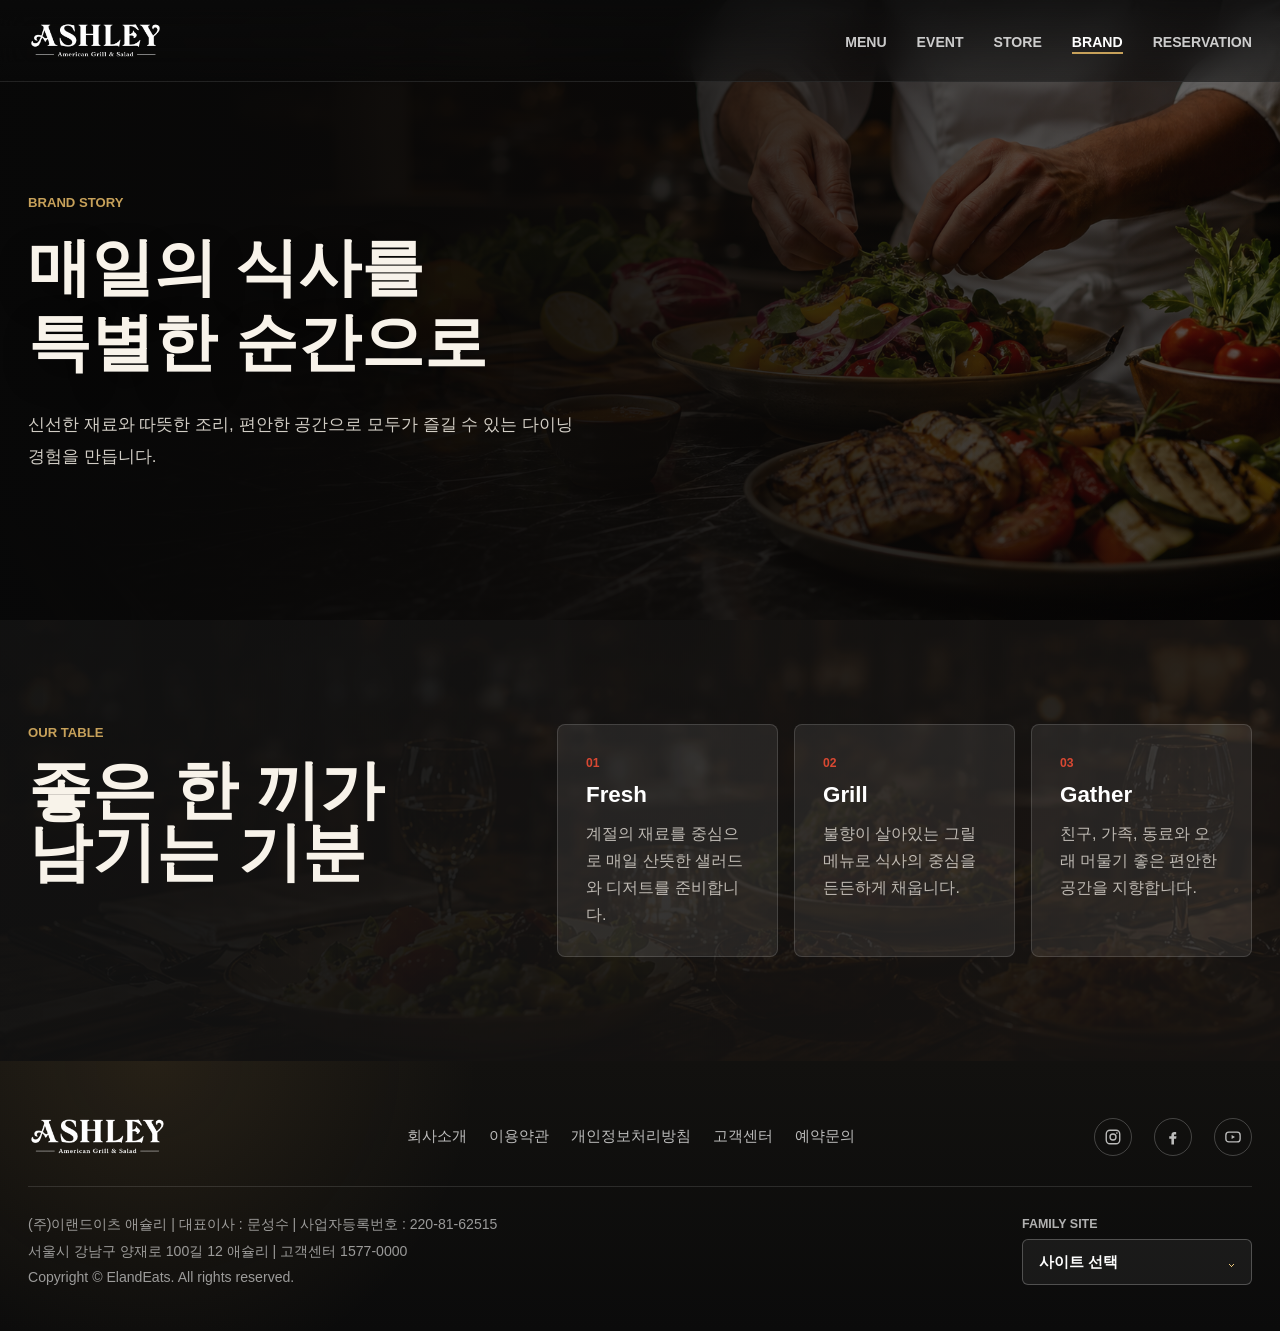
<file: brand.html>
<!DOCTYPE html>
<html lang="ko">
  <head>
    <meta charset="UTF-8" />
    <meta name="viewport" content="width=device-width, initial-scale=1.0" />
    <meta name="description" content="애슐리 브랜드 스토리 — 일상의 식사를 특별한 순간으로 만드는 다이닝 경험." />
    <title>BRAND | ASHLEY</title>
    <link rel="stylesheet" href="./styles.css?v=20260530c" />
  </head>
  <body>
    <div class="page-shell subpage">
      <header class="site-header site-header--solid">
        <a class="brand-mark" href="./index.html" aria-label="Ashley home"><img src="./assets/logo.png" alt="ASHLEY American Grill &amp; Salad" /></a>
        <button class="menu-toggle" type="button" aria-expanded="false" aria-controls="site-nav" data-menu-toggle><span></span><span></span><span></span><span class="sr-only">메뉴 열기</span></button>
        <nav class="site-nav" id="site-nav" data-nav><a href="./menu.html">MENU</a><a href="./event.html">EVENT</a><a href="./store.html">STORE</a><a class="is-current" href="./brand.html">BRAND</a><a href="./reservation.html">RESERVATION</a></nav>
      </header>

      <main>
        <section class="sub-hero sub-hero--brand">
          <div class="sub-hero__overlay"></div>
          <div class="sub-hero__content">
            <p class="section__eyebrow">BRAND STORY</p>
            <h1>매일의 식사를<br />특별한 순간으로</h1>
            <p>신선한 재료와 따뜻한 조리, 편안한 공간으로 모두가 즐길 수 있는 다이닝 경험을 만듭니다.</p>
          </div>
        </section>

        <section class="section brand-values">
          <div class="brand-values__intro">
            <p class="section__eyebrow">OUR TABLE</p>
            <h2>좋은 한 끼가<br />남기는 기분</h2>
          </div>
          <div class="brand-values__grid">
            <article>
              <span>01</span>
              <h3>Fresh</h3>
              <p>계절의 재료를 중심으로 매일 산뜻한 샐러드와 디저트를 준비합니다.</p>
            </article>
            <article>
              <span>02</span>
              <h3>Grill</h3>
              <p>불향이 살아있는 그릴 메뉴로 식사의 중심을 든든하게 채웁니다.</p>
            </article>
            <article>
              <span>03</span>
              <h3>Gather</h3>
              <p>친구, 가족, 동료와 오래 머물기 좋은 편안한 공간을 지향합니다.</p>
            </article>
          </div>
        </section>
      </main>

      <footer class="site-footer">
        <div class="site-footer__top">
          <a class="brand-mark brand-mark--footer" href="./index.html">
            <img src="./assets/logo.png" alt="ASHLEY American Grill &amp; Salad" />
          </a>
          <nav class="footer-links">
            <a href="./brand.html">회사소개</a>
            <a href="#">이용약관</a>
            <a href="#">개인정보처리방침</a>
            <a href="./store.html">고객센터</a>
            <a href="./reservation.html">예약문의</a>
          </nav>
          <div class="social-links">
            <a href="#" aria-label="instagram">
              <svg viewBox="0 0 24 24" width="18" height="18" fill="none" stroke="currentColor" stroke-width="1.8" aria-hidden="true">
                <rect x="3" y="3" width="18" height="18" rx="5" />
                <circle cx="12" cy="12" r="4" />
                <circle cx="17.2" cy="6.8" r="1.1" fill="currentColor" stroke="none" />
              </svg>
            </a>
            <a href="#" aria-label="facebook">
              <svg viewBox="0 0 24 24" width="18" height="18" fill="currentColor" aria-hidden="true">
                <path d="M14 8.5h2.2V5.4c-.38-.05-1.3-.16-2.37-.16-2.35 0-3.96 1.44-3.96 4.08V11H7v3.2h2.87V22h3.46v-7.8h2.86l.45-3.2h-3.31V9.66c0-.78.2-1.16 1.22-1.16z" />
              </svg>
            </a>
            <a href="#" aria-label="youtube">
              <svg viewBox="0 0 24 24" width="18" height="18" fill="none" stroke="currentColor" stroke-width="1.8" aria-hidden="true">
                <rect x="2.5" y="5.5" width="19" height="13" rx="4" />
                <path d="M10.2 9.3l4.4 2.7-4.4 2.7z" fill="currentColor" stroke="none" />
              </svg>
            </a>
          </div>
        </div>

        <div class="site-footer__bottom">
          <div class="company-meta">
            <p>(주)이랜드이츠 애슐리 | 대표이사 : 문성수 | 사업자등록번호 : 220-81-62515</p>
            <p>서울시 강남구 양재로 100길 12 애슐리 | 고객센터 1577-0000</p>
            <p>Copyright © ElandEats. All rights reserved.</p>
          </div>

          <div class="family-site" data-family-site>
            <span id="family-site-label">FAMILY SITE</span>
            <button
              class="family-site__button"
              type="button"
              aria-haspopup="listbox"
              aria-expanded="false"
              aria-labelledby="family-site-label family-site-current"
              data-family-toggle
            >
              <span id="family-site-current" data-family-current>사이트 선택</span>
              <span aria-hidden="true">⌄</span>
            </button>
            <div class="family-site__menu" role="listbox" aria-labelledby="family-site-label" data-family-menu hidden>
              <button type="button" role="option" data-family-option>이랜드이츠</button>
              <button type="button" role="option" data-family-option>애슐리퀸즈</button>
              <button type="button" role="option" data-family-option>로운</button>
            </div>
          </div>
        </div>
      </footer>
    </div>
    <script src="./script.js?v=20260530c"></script>
  </body>
</html>
</file>
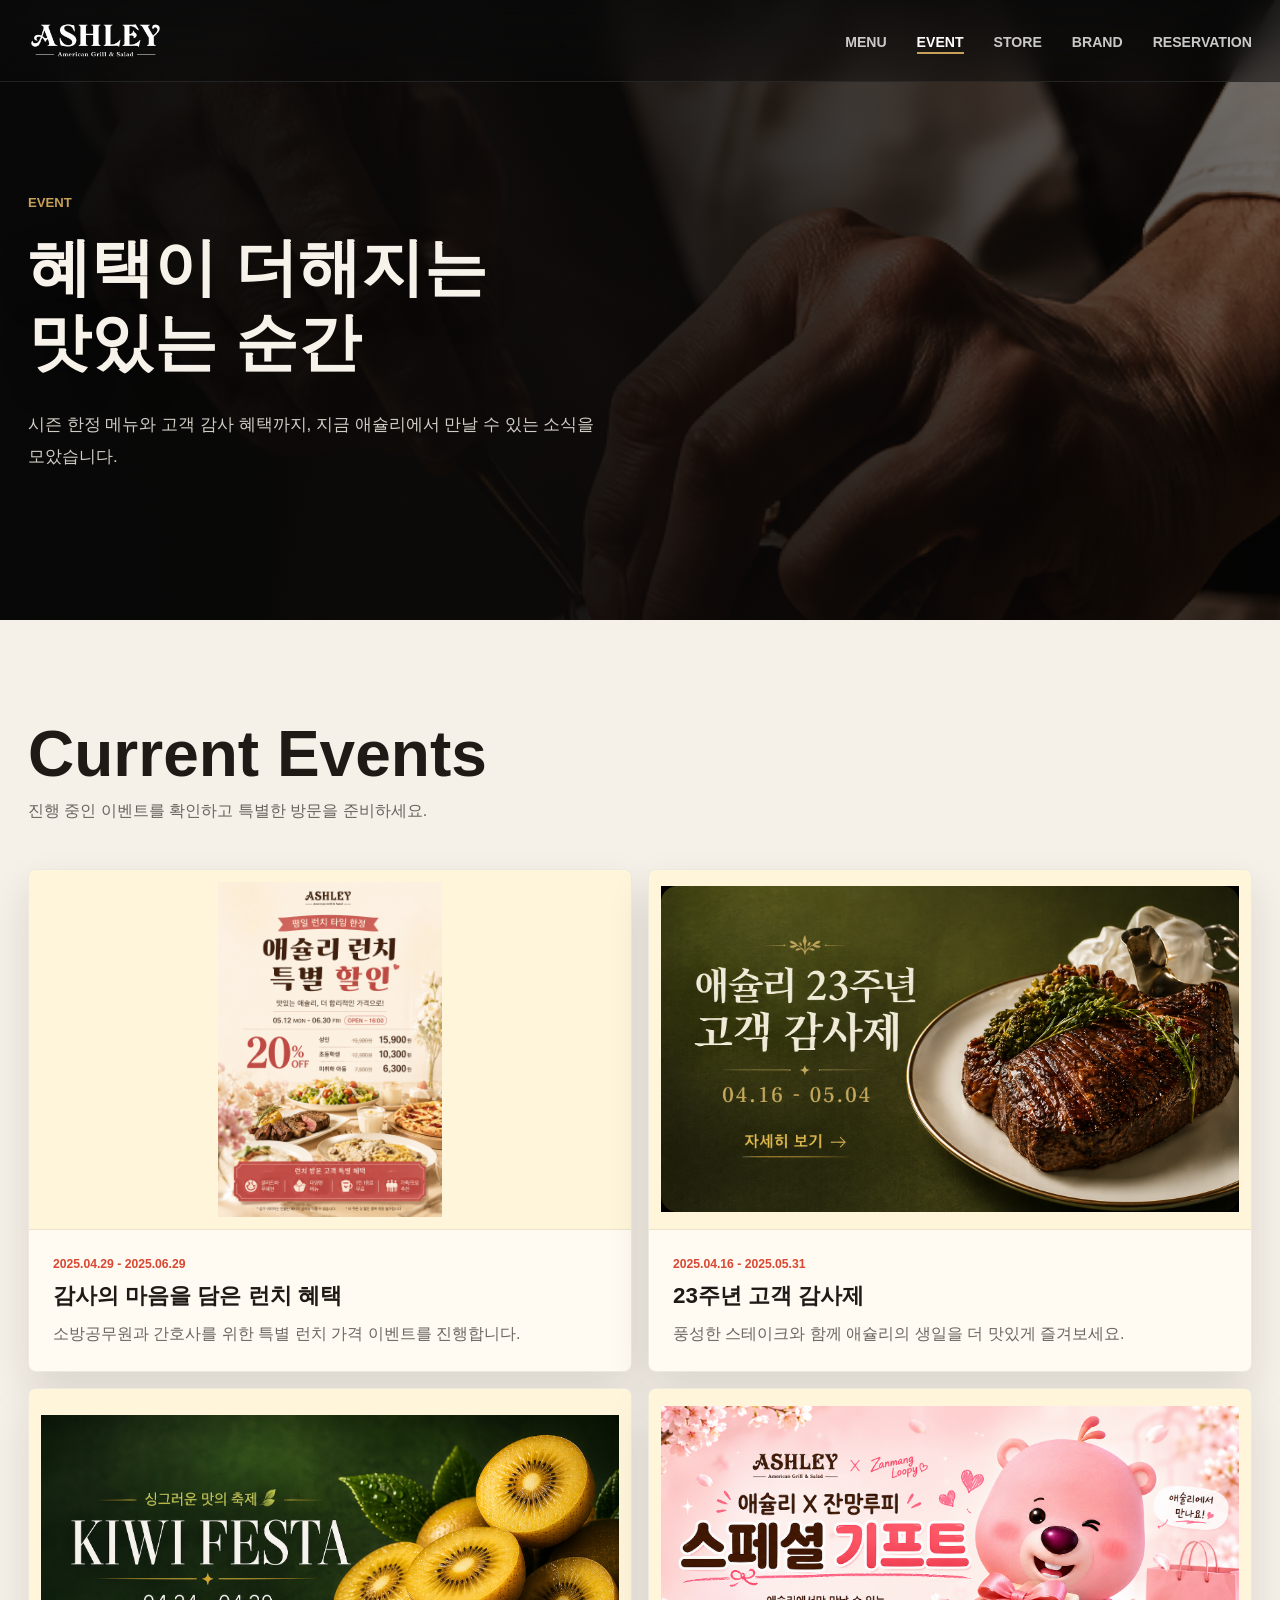
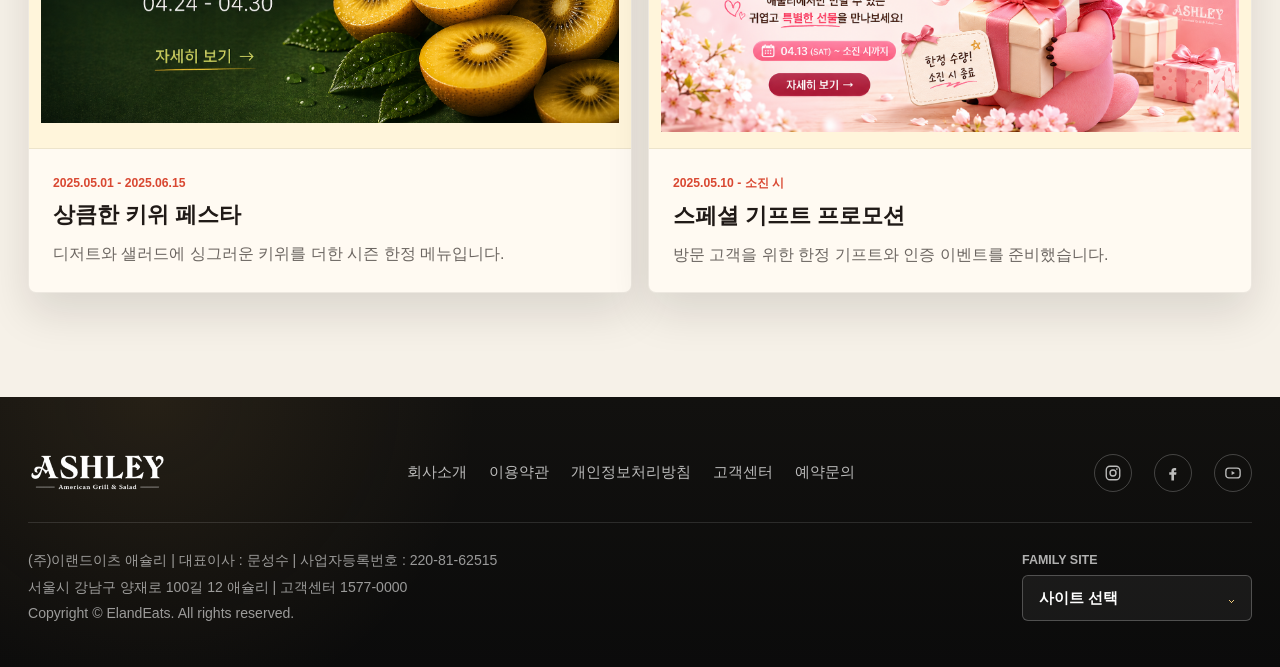
<file: event.html>
<!DOCTYPE html>
<html lang="ko">
  <head>
    <meta charset="UTF-8" />
    <meta name="viewport" content="width=device-width, initial-scale=1.0" />
    <meta name="description" content="애슐리에서 진행 중인 시즌 이벤트와 한정 혜택을 확인하고 방문을 준비하세요." />
    <title>EVENT | ASHLEY</title>
    <link rel="stylesheet" href="./styles.css?v=20260530c" />
  </head>
  <body>
    <div class="page-shell subpage">
      <header class="site-header site-header--solid">
        <a class="brand-mark" href="./index.html" aria-label="Ashley home">
          <img src="./assets/logo.png" alt="ASHLEY American Grill &amp; Salad" />
        </a>
        <button class="menu-toggle" type="button" aria-expanded="false" aria-controls="site-nav" data-menu-toggle>
          <span></span><span></span><span></span><span class="sr-only">메뉴 열기</span>
        </button>
        <nav class="site-nav" id="site-nav" data-nav>
          <a href="./menu.html">MENU</a>
          <a class="is-current" href="./event.html">EVENT</a>
          
          <a href="./store.html">STORE</a>
          <a href="./brand.html">BRAND</a>
          <a href="./reservation.html">RESERVATION</a>
        </nav>
      </header>

      <main>
        <section class="sub-hero sub-hero--event">
          <div class="sub-hero__overlay"></div>
          <div class="sub-hero__content">
            <p class="section__eyebrow">EVENT</p>
            <h1>혜택이 더해지는<br />맛있는 순간</h1>
            <p>시즌 한정 메뉴와 고객 감사 혜택까지, 지금 애슐리에서 만날 수 있는 소식을 모았습니다.</p>
          </div>
        </section>

        <section class="section section--light event-list-page">
          <div class="section__heading">
            <div>
              <h2>Current Events</h2>
              <p>진행 중인 이벤트를 확인하고 특별한 방문을 준비하세요.</p>
            </div>
          </div>
          <div class="event-list-grid">
            <article class="event-detail-card event-detail-card--poster">
              <img src="./assets/banner_lunch.png" alt="런치 혜택 이벤트" />
              <div>
                <span>2025.04.29 - 2025.06.29</span>
                <h3>감사의 마음을 담은 런치 혜택</h3>
                <p>소방공무원과 간호사를 위한 특별 런치 가격 이벤트를 진행합니다.</p>
              </div>
            </article>
            <article class="event-detail-card">
              <img src="./assets/event-steak-unified.png" alt="23주년 스테이크 이벤트" />
              <div>
                <span>2025.04.16 - 2025.05.31</span>
                <h3>23주년 고객 감사제</h3>
                <p>풍성한 스테이크와 함께 애슐리의 생일을 더 맛있게 즐겨보세요.</p>
              </div>
            </article>
            <article class="event-detail-card">
              <img src="./assets/event-kiwi-unified.png" alt="키위 페스타 이벤트" />
              <div>
                <span>2025.05.01 - 2025.06.15</span>
                <h3>상큼한 키위 페스타</h3>
                <p>디저트와 샐러드에 싱그러운 키위를 더한 시즌 한정 메뉴입니다.</p>
              </div>
            </article>
            <article class="event-detail-card">
              <img src="./assets/banner_cha.png" alt="차 이벤트" />
              <div>
                <span>2025.05.10 - 소진 시</span>
                <h3>스페셜 기프트 프로모션</h3>
                <p>방문 고객을 위한 한정 기프트와 인증 이벤트를 준비했습니다.</p>
              </div>
            </article>
          </div>
        </section>
      </main>

      <footer class="site-footer">
        <div class="site-footer__top">
          <a class="brand-mark brand-mark--footer" href="./index.html">
            <img src="./assets/logo.png" alt="ASHLEY American Grill &amp; Salad" />
          </a>
          <nav class="footer-links">
            <a href="./brand.html">회사소개</a>
            <a href="#">이용약관</a>
            <a href="#">개인정보처리방침</a>
            <a href="./store.html">고객센터</a>
            <a href="./reservation.html">예약문의</a>
          </nav>
          <div class="social-links">
            <a href="#" aria-label="instagram">
              <svg viewBox="0 0 24 24" width="18" height="18" fill="none" stroke="currentColor" stroke-width="1.8" aria-hidden="true">
                <rect x="3" y="3" width="18" height="18" rx="5" />
                <circle cx="12" cy="12" r="4" />
                <circle cx="17.2" cy="6.8" r="1.1" fill="currentColor" stroke="none" />
              </svg>
            </a>
            <a href="#" aria-label="facebook">
              <svg viewBox="0 0 24 24" width="18" height="18" fill="currentColor" aria-hidden="true">
                <path d="M14 8.5h2.2V5.4c-.38-.05-1.3-.16-2.37-.16-2.35 0-3.96 1.44-3.96 4.08V11H7v3.2h2.87V22h3.46v-7.8h2.86l.45-3.2h-3.31V9.66c0-.78.2-1.16 1.22-1.16z" />
              </svg>
            </a>
            <a href="#" aria-label="youtube">
              <svg viewBox="0 0 24 24" width="18" height="18" fill="none" stroke="currentColor" stroke-width="1.8" aria-hidden="true">
                <rect x="2.5" y="5.5" width="19" height="13" rx="4" />
                <path d="M10.2 9.3l4.4 2.7-4.4 2.7z" fill="currentColor" stroke="none" />
              </svg>
            </a>
          </div>
        </div>

        <div class="site-footer__bottom">
          <div class="company-meta">
            <p>(주)이랜드이츠 애슐리 | 대표이사 : 문성수 | 사업자등록번호 : 220-81-62515</p>
            <p>서울시 강남구 양재로 100길 12 애슐리 | 고객센터 1577-0000</p>
            <p>Copyright © ElandEats. All rights reserved.</p>
          </div>

          <div class="family-site" data-family-site>
            <span id="family-site-label">FAMILY SITE</span>
            <button
              class="family-site__button"
              type="button"
              aria-haspopup="listbox"
              aria-expanded="false"
              aria-labelledby="family-site-label family-site-current"
              data-family-toggle
            >
              <span id="family-site-current" data-family-current>사이트 선택</span>
              <span aria-hidden="true">⌄</span>
            </button>
            <div class="family-site__menu" role="listbox" aria-labelledby="family-site-label" data-family-menu hidden>
              <button type="button" role="option" data-family-option>이랜드이츠</button>
              <button type="button" role="option" data-family-option>애슐리퀸즈</button>
              <button type="button" role="option" data-family-option>로운</button>
            </div>
          </div>
        </div>
      </footer>
    </div>
    <script src="./script.js?v=20260530c"></script>
  </body>
</html>
</file>
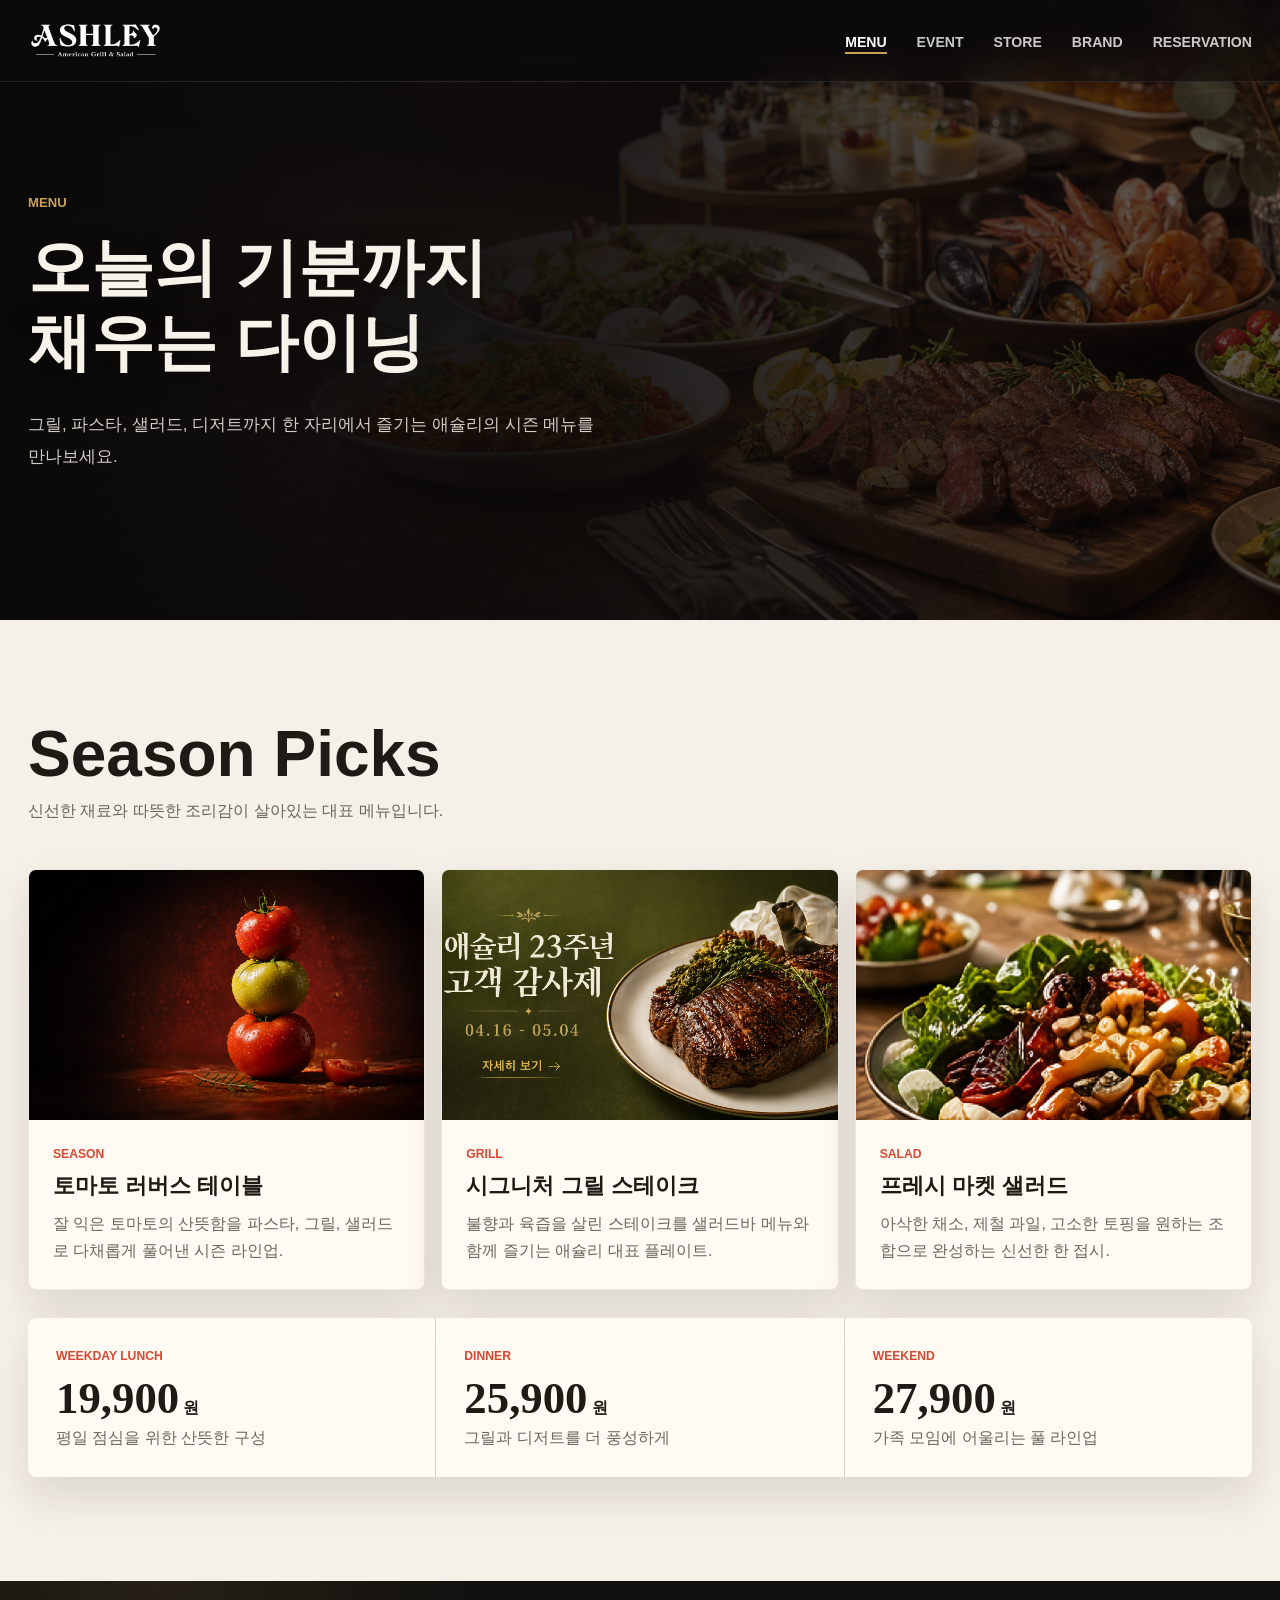
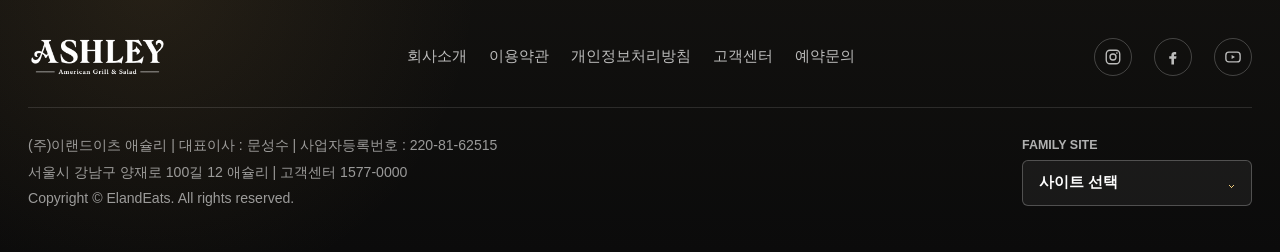
<file: menu.html>
<!DOCTYPE html>
<html lang="ko">
  <head>
    <meta charset="UTF-8" />
    <meta name="viewport" content="width=device-width, initial-scale=1.0" />
    <meta name="description" content="애슐리 시즌 메뉴 — 그릴, 파스타, 샐러드, 디저트까지 한 자리에서 즐기는 다이닝 라인업." />
    <title>MENU | ASHLEY</title>
    <link rel="stylesheet" href="./styles.css?v=20260530c" />
  </head>
  <body>
    <div class="page-shell subpage">
      <header class="site-header site-header--solid">
        <a class="brand-mark" href="./index.html" aria-label="Ashley home">
          <img src="./assets/logo.png" alt="ASHLEY American Grill &amp; Salad" />
        </a>

        <button class="menu-toggle" type="button" aria-expanded="false" aria-controls="site-nav" data-menu-toggle>
          <span></span>
          <span></span>
          <span></span>
          <span class="sr-only">메뉴 열기</span>
        </button>

        <nav class="site-nav" id="site-nav" data-nav>
          <a class="is-current" href="./menu.html">MENU</a>
          <a href="./event.html">EVENT</a>
          
          <a href="./store.html">STORE</a>
          <a href="./brand.html">BRAND</a>
          <a href="./reservation.html">RESERVATION</a>
        </nav>

      </header>

      <main>
        <section class="sub-hero sub-hero--menu">
          <div class="sub-hero__overlay"></div>
          <div class="sub-hero__content">
            <p class="section__eyebrow">MENU</p>
            <h1>오늘의 기분까지<br />채우는 다이닝</h1>
            <p>그릴, 파스타, 샐러드, 디저트까지 한 자리에서 즐기는 애슐리의 시즌 메뉴를 만나보세요.</p>
          </div>
        </section>

        <section class="section section--light menu-page">
          <div class="section__heading">
            <div>
              <h2>Season Picks</h2>
              <p>신선한 재료와 따뜻한 조리감이 살아있는 대표 메뉴입니다.</p>
            </div>
          </div>

          <div class="menu-category-grid">
            <article class="menu-dish">
              <img src="./assets/hero-tomato.png" alt="토마토 시즌 메뉴" />
              <div>
                <span>SEASON</span>
                <h3>토마토 러버스 테이블</h3>
                <p>잘 익은 토마토의 산뜻함을 파스타, 그릴, 샐러드로 다채롭게 풀어낸 시즌 라인업.</p>
              </div>
            </article>
            <article class="menu-dish">
              <img src="./assets/event-steak-unified.png" alt="그릴 스테이크 메뉴" />
              <div>
                <span>GRILL</span>
                <h3>시그니처 그릴 스테이크</h3>
                <p>불향과 육즙을 살린 스테이크를 샐러드바 메뉴와 함께 즐기는 애슐리 대표 플레이트.</p>
              </div>
            </article>
            <article class="menu-dish">
              <img src="./assets/brand-salad.png" alt="샐러드 메뉴" />
              <div>
                <span>SALAD</span>
                <h3>프레시 마켓 샐러드</h3>
                <p>아삭한 채소, 제철 과일, 고소한 토핑을 원하는 조합으로 완성하는 신선한 한 접시.</p>
              </div>
            </article>
          </div>

          <div class="price-band">
            <article>
              <span>WEEKDAY LUNCH</span>
              <strong>19,900</strong>
              <p>평일 점심을 위한 산뜻한 구성</p>
            </article>
            <article>
              <span>DINNER</span>
              <strong>25,900</strong>
              <p>그릴과 디저트를 더 풍성하게</p>
            </article>
            <article>
              <span>WEEKEND</span>
              <strong>27,900</strong>
              <p>가족 모임에 어울리는 풀 라인업</p>
            </article>
          </div>
        </section>
      </main>

      <footer class="site-footer">
        <div class="site-footer__top">
          <a class="brand-mark brand-mark--footer" href="./index.html">
            <img src="./assets/logo.png" alt="ASHLEY American Grill &amp; Salad" />
          </a>
          <nav class="footer-links">
            <a href="./brand.html">회사소개</a>
            <a href="#">이용약관</a>
            <a href="#">개인정보처리방침</a>
            <a href="./store.html">고객센터</a>
            <a href="./reservation.html">예약문의</a>
          </nav>
          <div class="social-links">
            <a href="#" aria-label="instagram">
              <svg viewBox="0 0 24 24" width="18" height="18" fill="none" stroke="currentColor" stroke-width="1.8" aria-hidden="true">
                <rect x="3" y="3" width="18" height="18" rx="5" />
                <circle cx="12" cy="12" r="4" />
                <circle cx="17.2" cy="6.8" r="1.1" fill="currentColor" stroke="none" />
              </svg>
            </a>
            <a href="#" aria-label="facebook">
              <svg viewBox="0 0 24 24" width="18" height="18" fill="currentColor" aria-hidden="true">
                <path d="M14 8.5h2.2V5.4c-.38-.05-1.3-.16-2.37-.16-2.35 0-3.96 1.44-3.96 4.08V11H7v3.2h2.87V22h3.46v-7.8h2.86l.45-3.2h-3.31V9.66c0-.78.2-1.16 1.22-1.16z" />
              </svg>
            </a>
            <a href="#" aria-label="youtube">
              <svg viewBox="0 0 24 24" width="18" height="18" fill="none" stroke="currentColor" stroke-width="1.8" aria-hidden="true">
                <rect x="2.5" y="5.5" width="19" height="13" rx="4" />
                <path d="M10.2 9.3l4.4 2.7-4.4 2.7z" fill="currentColor" stroke="none" />
              </svg>
            </a>
          </div>
        </div>

        <div class="site-footer__bottom">
          <div class="company-meta">
            <p>(주)이랜드이츠 애슐리 | 대표이사 : 문성수 | 사업자등록번호 : 220-81-62515</p>
            <p>서울시 강남구 양재로 100길 12 애슐리 | 고객센터 1577-0000</p>
            <p>Copyright © ElandEats. All rights reserved.</p>
          </div>

          <div class="family-site" data-family-site>
            <span id="family-site-label">FAMILY SITE</span>
            <button
              class="family-site__button"
              type="button"
              aria-haspopup="listbox"
              aria-expanded="false"
              aria-labelledby="family-site-label family-site-current"
              data-family-toggle
            >
              <span id="family-site-current" data-family-current>사이트 선택</span>
              <span aria-hidden="true">⌄</span>
            </button>
            <div class="family-site__menu" role="listbox" aria-labelledby="family-site-label" data-family-menu hidden>
              <button type="button" role="option" data-family-option>이랜드이츠</button>
              <button type="button" role="option" data-family-option>애슐리퀸즈</button>
              <button type="button" role="option" data-family-option>로운</button>
            </div>
          </div>
        </div>
      </footer>
    </div>

    <script src="./script.js?v=20260530c"></script>
  </body>
</html>
</file>
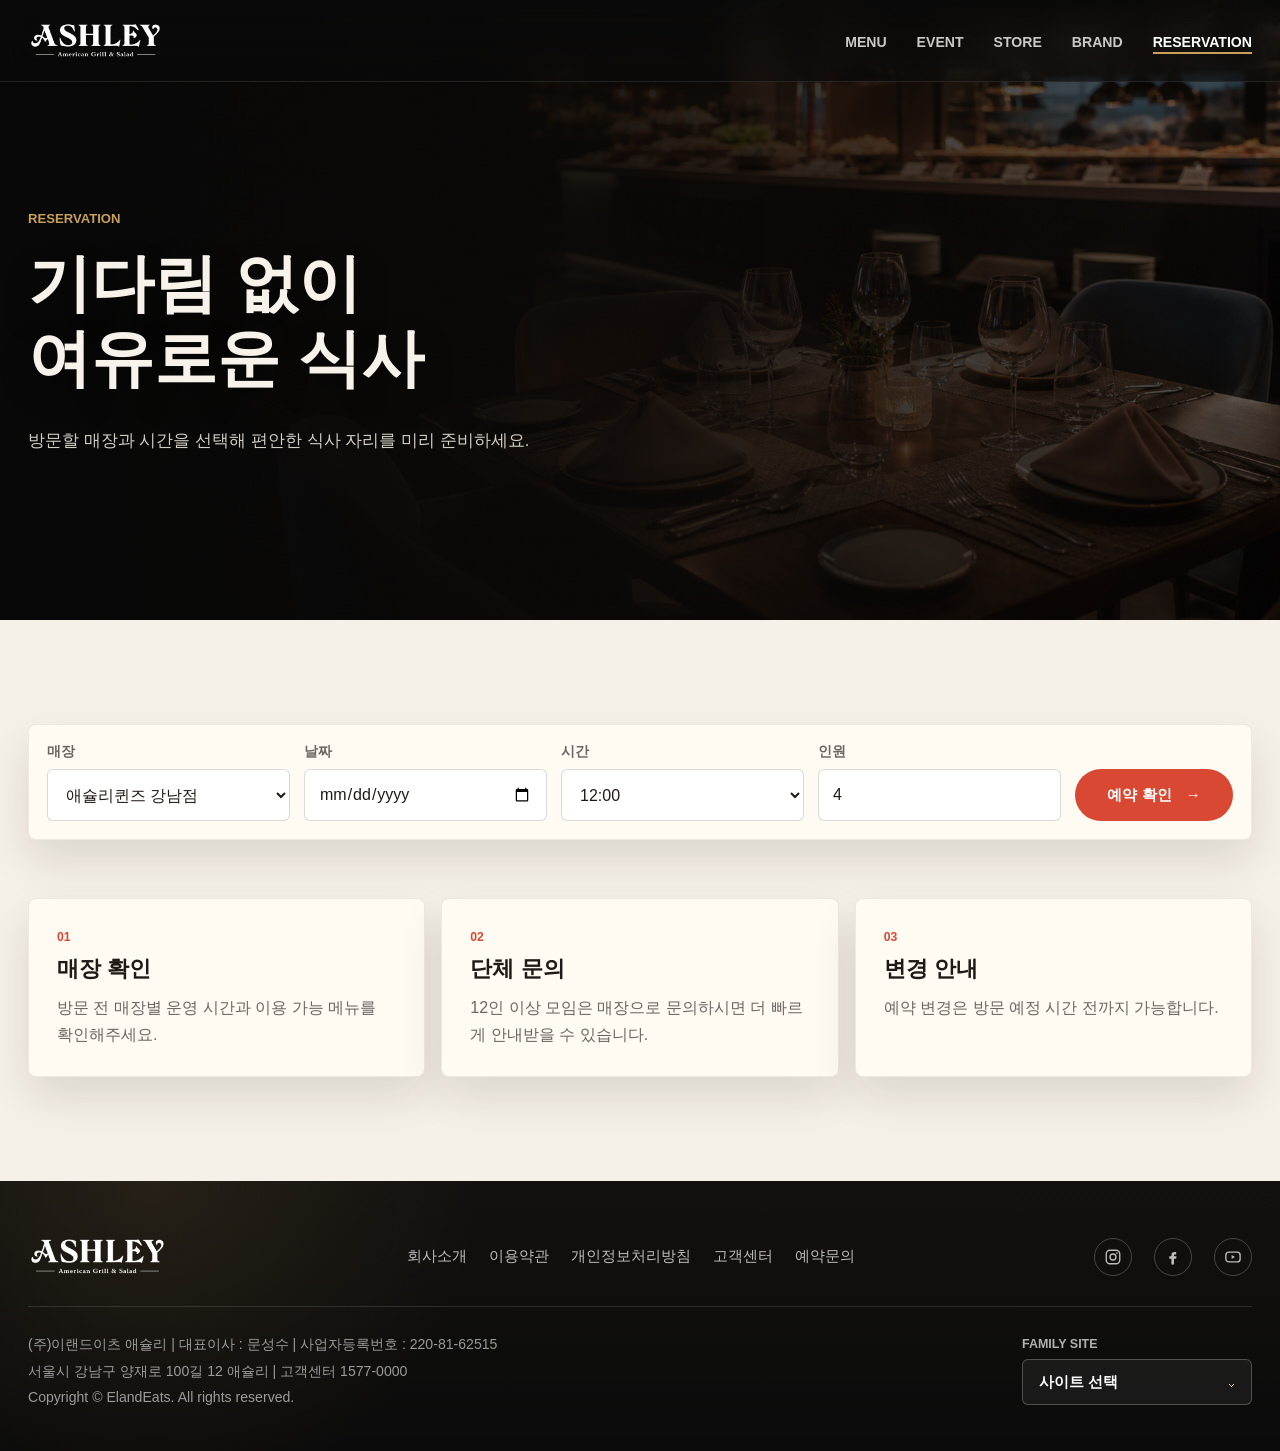
<file: reservation.html>
<!DOCTYPE html>
<html lang="ko">
  <head>
    <meta charset="UTF-8" />
    <meta name="viewport" content="width=device-width, initial-scale=1.0" />
    <meta name="description" content="애슐리 예약 — 매장과 시간을 선택해 기다림 없는 여유로운 식사를 미리 준비하세요." />
    <title>RESERVATION | ASHLEY</title>
    <link rel="stylesheet" href="./styles.css?v=20260530c" />
  </head>
  <body>
    <div class="page-shell subpage">
      <header class="site-header site-header--solid">
        <a class="brand-mark" href="./index.html" aria-label="Ashley home"><img src="./assets/logo.png" alt="ASHLEY American Grill &amp; Salad" /></a>
        <button class="menu-toggle" type="button" aria-expanded="false" aria-controls="site-nav" data-menu-toggle><span></span><span></span><span></span><span class="sr-only">메뉴 열기</span></button>
        <nav class="site-nav" id="site-nav" data-nav><a href="./menu.html">MENU</a><a href="./event.html">EVENT</a><a href="./store.html">STORE</a><a href="./brand.html">BRAND</a><a class="is-current" href="./reservation.html">RESERVATION</a></nav>
      </header>

      <main>
        <section class="sub-hero sub-hero--reservation">
          <div class="sub-hero__overlay"></div>
          <div class="sub-hero__content">
            <p class="section__eyebrow">RESERVATION</p>
            <h1>기다림 없이<br />여유로운 식사</h1>
            <p>방문할 매장과 시간을 선택해 편안한 식사 자리를 미리 준비하세요.</p>
          </div>
        </section>

        <section class="section section--light reservation-page">
          <form class="reservation-form" data-reservation-form>
            <label><span>매장</span><select><option>애슐리퀸즈 강남점</option><option>애슐리퀸즈 잠실점</option><option>애슐리퀸즈 분당점</option></select></label>
            <label><span>날짜</span><input type="date" /></label>
            <label><span>시간</span><select><option>12:00</option><option>13:30</option><option>18:00</option><option>19:30</option></select></label>
            <label><span>인원</span><input type="number" min="1" max="12" value="4" /></label>
            <button class="button button--primary" type="submit"><span>예약 확인</span><strong aria-hidden="true">→</strong></button>
            <p class="reservation-form__message" data-reservation-message aria-live="polite" tabindex="-1" hidden>
              예약 요청이 확인되었습니다. 선택하신 매장과 일정으로 방문 전 안내를 도와드릴게요.
            </p>
          </form>

          <div class="reservation-info">
            <article><span>01</span><h3>매장 확인</h3><p>방문 전 매장별 운영 시간과 이용 가능 메뉴를 확인해주세요.</p></article>
            <article><span>02</span><h3>단체 문의</h3><p>12인 이상 모임은 매장으로 문의하시면 더 빠르게 안내받을 수 있습니다.</p></article>
            <article><span>03</span><h3>변경 안내</h3><p>예약 변경은 방문 예정 시간 전까지 가능합니다.</p></article>
          </div>
        </section>
      </main>

      <footer class="site-footer">
        <div class="site-footer__top">
          <a class="brand-mark brand-mark--footer" href="./index.html">
            <img src="./assets/logo.png" alt="ASHLEY American Grill &amp; Salad" />
          </a>
          <nav class="footer-links">
            <a href="./brand.html">회사소개</a>
            <a href="#">이용약관</a>
            <a href="#">개인정보처리방침</a>
            <a href="./store.html">고객센터</a>
            <a href="./reservation.html">예약문의</a>
          </nav>
          <div class="social-links">
            <a href="#" aria-label="instagram">
              <svg viewBox="0 0 24 24" width="18" height="18" fill="none" stroke="currentColor" stroke-width="1.8" aria-hidden="true">
                <rect x="3" y="3" width="18" height="18" rx="5" />
                <circle cx="12" cy="12" r="4" />
                <circle cx="17.2" cy="6.8" r="1.1" fill="currentColor" stroke="none" />
              </svg>
            </a>
            <a href="#" aria-label="facebook">
              <svg viewBox="0 0 24 24" width="18" height="18" fill="currentColor" aria-hidden="true">
                <path d="M14 8.5h2.2V5.4c-.38-.05-1.3-.16-2.37-.16-2.35 0-3.96 1.44-3.96 4.08V11H7v3.2h2.87V22h3.46v-7.8h2.86l.45-3.2h-3.31V9.66c0-.78.2-1.16 1.22-1.16z" />
              </svg>
            </a>
            <a href="#" aria-label="youtube">
              <svg viewBox="0 0 24 24" width="18" height="18" fill="none" stroke="currentColor" stroke-width="1.8" aria-hidden="true">
                <rect x="2.5" y="5.5" width="19" height="13" rx="4" />
                <path d="M10.2 9.3l4.4 2.7-4.4 2.7z" fill="currentColor" stroke="none" />
              </svg>
            </a>
          </div>
        </div>

        <div class="site-footer__bottom">
          <div class="company-meta">
            <p>(주)이랜드이츠 애슐리 | 대표이사 : 문성수 | 사업자등록번호 : 220-81-62515</p>
            <p>서울시 강남구 양재로 100길 12 애슐리 | 고객센터 1577-0000</p>
            <p>Copyright © ElandEats. All rights reserved.</p>
          </div>

          <div class="family-site" data-family-site>
            <span id="family-site-label">FAMILY SITE</span>
            <button
              class="family-site__button"
              type="button"
              aria-haspopup="listbox"
              aria-expanded="false"
              aria-labelledby="family-site-label family-site-current"
              data-family-toggle
            >
              <span id="family-site-current" data-family-current>사이트 선택</span>
              <span aria-hidden="true">⌄</span>
            </button>
            <div class="family-site__menu" role="listbox" aria-labelledby="family-site-label" data-family-menu hidden>
              <button type="button" role="option" data-family-option>이랜드이츠</button>
              <button type="button" role="option" data-family-option>애슐리퀸즈</button>
              <button type="button" role="option" data-family-option>로운</button>
            </div>
          </div>
        </div>
      </footer>
    </div>
    <script src="./script.js?v=20260530c"></script>
  </body>
</html>
</file>
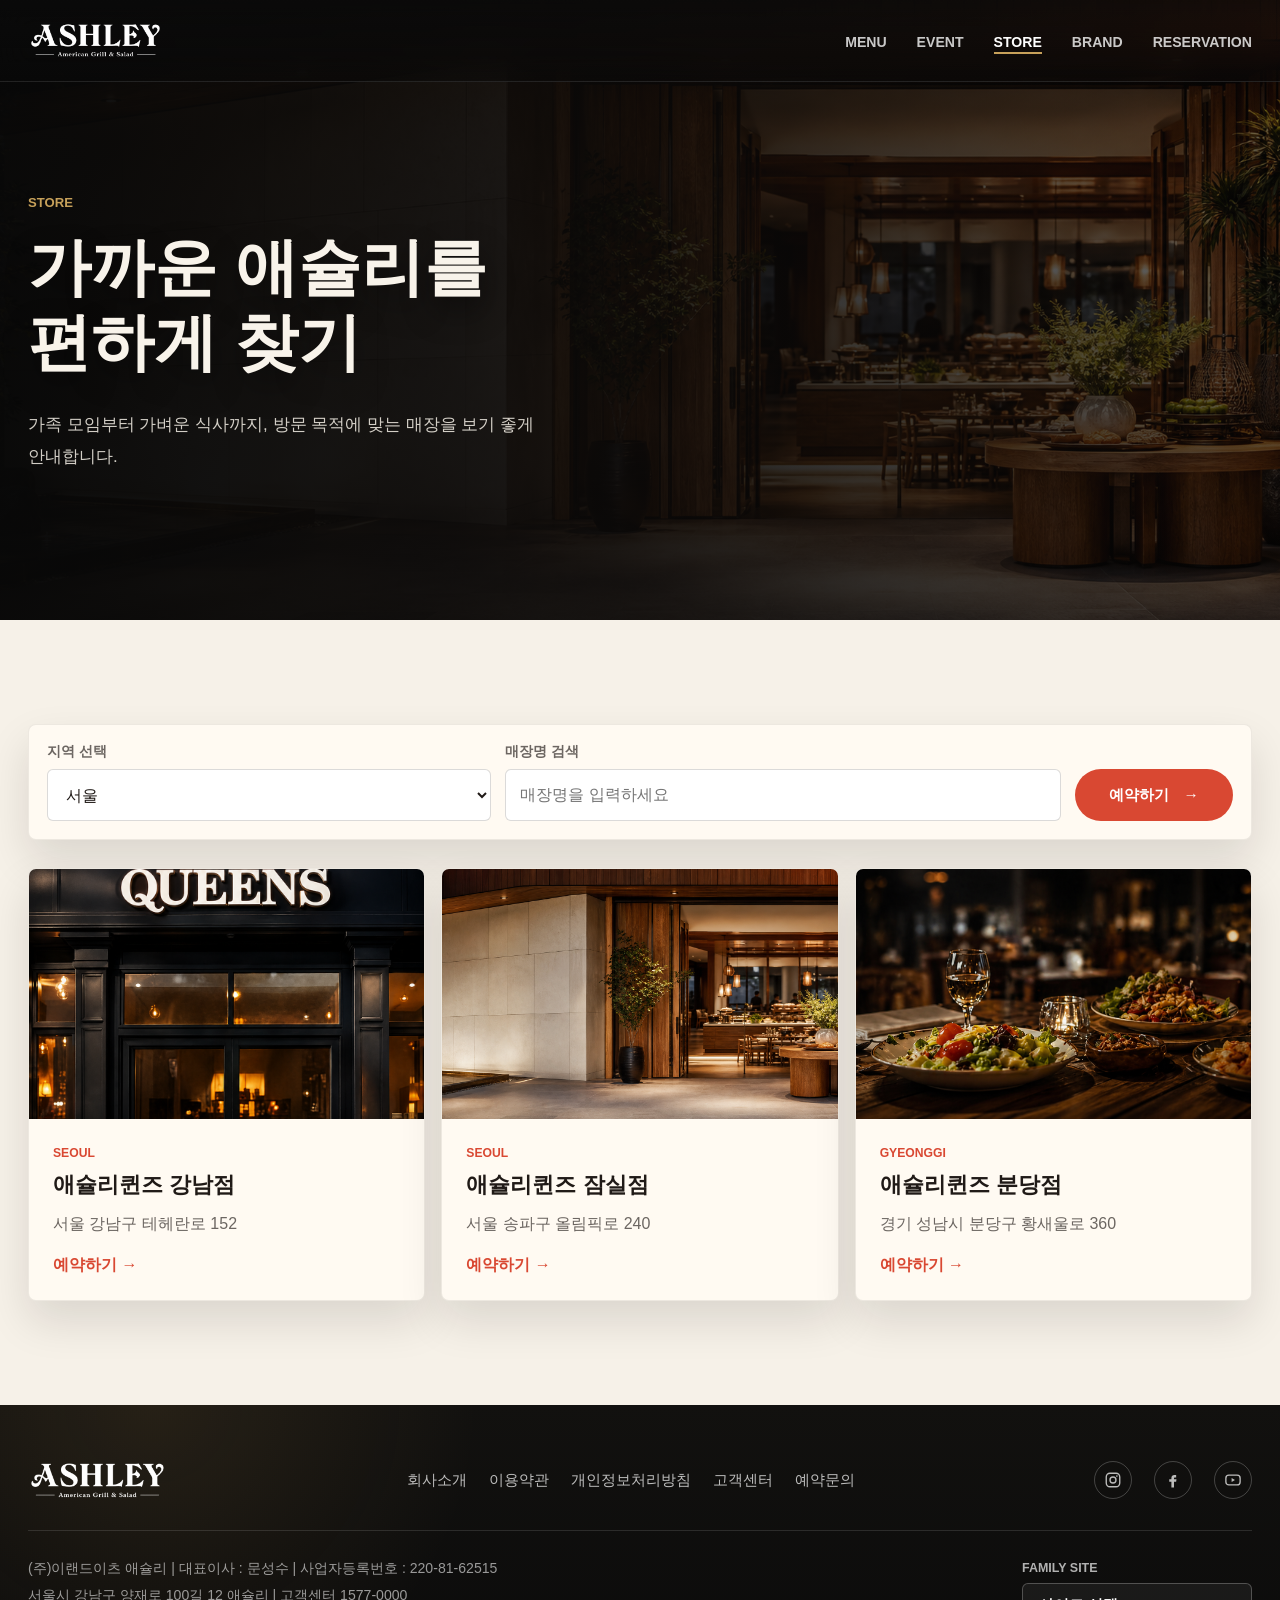
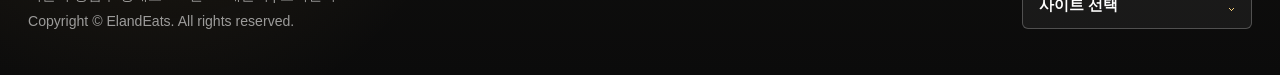
<file: store.html>
<!DOCTYPE html>
<html lang="ko">
  <head>
    <meta charset="UTF-8" />
    <meta name="viewport" content="width=device-width, initial-scale=1.0" />
    <meta name="description" content="가까운 애슐리퀸즈 매장을 찾고 방문 목적에 맞는 매장을 빠르게 확인하세요." />
    <title>STORE | ASHLEY</title>
    <link rel="stylesheet" href="./styles.css?v=20260530c" />
  </head>
  <body>
    <div class="page-shell subpage">
      <header class="site-header site-header--solid">
        <a class="brand-mark" href="./index.html" aria-label="Ashley home"><img src="./assets/logo.png" alt="ASHLEY American Grill &amp; Salad" /></a>
        <button class="menu-toggle" type="button" aria-expanded="false" aria-controls="site-nav" data-menu-toggle><span></span><span></span><span></span><span class="sr-only">메뉴 열기</span></button>
        <nav class="site-nav" id="site-nav" data-nav><a href="./menu.html">MENU</a><a href="./event.html">EVENT</a><a class="is-current" href="./store.html">STORE</a><a href="./brand.html">BRAND</a><a href="./reservation.html">RESERVATION</a></nav>
      </header>

      <main>
        <section class="sub-hero sub-hero--store">
          <div class="sub-hero__overlay"></div>
          <div class="sub-hero__content">
            <p class="section__eyebrow">STORE</p>
            <h1>가까운 애슐리를<br />편하게 찾기</h1>
            <p>가족 모임부터 가벼운 식사까지, 방문 목적에 맞는 매장을 보기 좋게 안내합니다.</p>
          </div>
        </section>

        <section class="section section--light store-page">
          <div class="store-search">
            <label>
              <span>지역 선택</span>
              <select>
                <option>서울</option>
                <option>경기</option>
                <option>부산</option>
                <option>대구</option>
              </select>
            </label>
            <label>
              <span>매장명 검색</span>
              <input type="search" placeholder="매장명을 입력하세요" />
            </label>
            <a class="button button--primary" href="./reservation.html"><span>예약하기</span><strong aria-hidden="true">→</strong></a>
          </div>

          <div class="store-grid">
            <article class="store-card">
              <img src="./assets/brand-store.png" alt="애슐리 강남점" />
              <div>
                <span>SEOUL</span>
                <h3>애슐리퀸즈 강남점</h3>
                <p>서울 강남구 테헤란로 152</p>
                <a href="./reservation.html">예약하기 →</a>
              </div>
            </article>
            <article class="store-card">
              <img src="./assets/subpage-store-hero.png" alt="애슐리 잠실점" />
              <div>
                <span>SEOUL</span>
                <h3>애슐리퀸즈 잠실점</h3>
                <p>서울 송파구 올림픽로 240</p>
                <a href="./reservation.html">예약하기 →</a>
              </div>
            </article>
            <article class="store-card">
              <img src="./assets/brand-background.png" alt="애슐리 분당점" />
              <div>
                <span>GYEONGGI</span>
                <h3>애슐리퀸즈 분당점</h3>
                <p>경기 성남시 분당구 황새울로 360</p>
                <a href="./reservation.html">예약하기 →</a>
              </div>
            </article>
          </div>
        </section>
      </main>

      <footer class="site-footer">
        <div class="site-footer__top">
          <a class="brand-mark brand-mark--footer" href="./index.html">
            <img src="./assets/logo.png" alt="ASHLEY American Grill &amp; Salad" />
          </a>
          <nav class="footer-links">
            <a href="./brand.html">회사소개</a>
            <a href="#">이용약관</a>
            <a href="#">개인정보처리방침</a>
            <a href="./store.html">고객센터</a>
            <a href="./reservation.html">예약문의</a>
          </nav>
          <div class="social-links">
            <a href="#" aria-label="instagram">
              <svg viewBox="0 0 24 24" width="18" height="18" fill="none" stroke="currentColor" stroke-width="1.8" aria-hidden="true">
                <rect x="3" y="3" width="18" height="18" rx="5" />
                <circle cx="12" cy="12" r="4" />
                <circle cx="17.2" cy="6.8" r="1.1" fill="currentColor" stroke="none" />
              </svg>
            </a>
            <a href="#" aria-label="facebook">
              <svg viewBox="0 0 24 24" width="18" height="18" fill="currentColor" aria-hidden="true">
                <path d="M14 8.5h2.2V5.4c-.38-.05-1.3-.16-2.37-.16-2.35 0-3.96 1.44-3.96 4.08V11H7v3.2h2.87V22h3.46v-7.8h2.86l.45-3.2h-3.31V9.66c0-.78.2-1.16 1.22-1.16z" />
              </svg>
            </a>
            <a href="#" aria-label="youtube">
              <svg viewBox="0 0 24 24" width="18" height="18" fill="none" stroke="currentColor" stroke-width="1.8" aria-hidden="true">
                <rect x="2.5" y="5.5" width="19" height="13" rx="4" />
                <path d="M10.2 9.3l4.4 2.7-4.4 2.7z" fill="currentColor" stroke="none" />
              </svg>
            </a>
          </div>
        </div>

        <div class="site-footer__bottom">
          <div class="company-meta">
            <p>(주)이랜드이츠 애슐리 | 대표이사 : 문성수 | 사업자등록번호 : 220-81-62515</p>
            <p>서울시 강남구 양재로 100길 12 애슐리 | 고객센터 1577-0000</p>
            <p>Copyright © ElandEats. All rights reserved.</p>
          </div>

          <div class="family-site" data-family-site>
            <span id="family-site-label">FAMILY SITE</span>
            <button
              class="family-site__button"
              type="button"
              aria-haspopup="listbox"
              aria-expanded="false"
              aria-labelledby="family-site-label family-site-current"
              data-family-toggle
            >
              <span id="family-site-current" data-family-current>사이트 선택</span>
              <span aria-hidden="true">⌄</span>
            </button>
            <div class="family-site__menu" role="listbox" aria-labelledby="family-site-label" data-family-menu hidden>
              <button type="button" role="option" data-family-option>이랜드이츠</button>
              <button type="button" role="option" data-family-option>애슐리퀸즈</button>
              <button type="button" role="option" data-family-option>로운</button>
            </div>
          </div>
        </div>
      </footer>
    </div>
    <script src="./script.js?v=20260530c"></script>
  </body>
</html>
</file>
<file: styles.css>
:root {
  --bg-ink: #111111;
  --bg-coal: #171412;
  --bg-cream: #f6f1e8;
  --bg-paper: #fffaf2;
  --text-light: #f8f3ea;
  --text-soft: rgba(248, 243, 234, 0.72);
  --text-dark: #201a17;
  --text-subtle: rgba(32, 26, 23, 0.66);
  --accent: #d94832;
  --accent-deep: #a93124;
  --accent-gold: #c7a15a;
  --accent-soft: #f0cb7b;
  --accent-olive: #6f7b45;
  --line: rgba(255, 255, 255, 0.16);
  --line-dark: rgba(32, 26, 23, 0.14);
  --container: min(1240px, calc(100vw - 56px));
  --section-space: 104px;
  --radius-card: 8px;
  --radius-soft: 6px;
  --shadow-soft: 0 20px 44px rgba(23, 18, 15, 0.12);
  --font-serif: "Baskerville", "Times New Roman", Georgia, serif;
  --font-sans: "Apple SD Gothic Neo", Arial, "Helvetica Neue", Helvetica, sans-serif;
}

*,
*::before,
*::after {
  box-sizing: border-box;
}

html {
  scroll-behavior: smooth;
  scroll-padding-top: 96px;
}

body {
  margin: 0;
  min-width: 320px;
  font-family: var(--font-sans);
  color: var(--text-light);
  background: var(--bg-ink);
  overflow-x: hidden;
}

a {
  color: inherit;
  text-decoration: none;
}

button,
input,
select {
  font: inherit;
}

img {
  display: block;
  width: 100%;
}

.sr-only {
  position: absolute;
  width: 1px;
  height: 1px;
  padding: 0;
  margin: -1px;
  overflow: hidden;
  clip: rect(0, 0, 0, 0);
  white-space: nowrap;
  border: 0;
}

.page-shell {
  min-height: 100vh;
  background: var(--bg-ink);
}

.site-header,
.hero__content {
  width: var(--container);
  margin: 0 auto;
}

.site-header {
  position: fixed;
  inset: 0 0 auto 0;
  z-index: 60;
  display: grid;
  grid-template-columns: auto 1fr;
  gap: 28px;
  align-items: center;
  height: 82px;
  padding: 0 calc((100vw - var(--container)) / 2);
  width: 100%;
  background: linear-gradient(180deg, rgba(10, 10, 10, 0.82), rgba(10, 10, 10, 0.5));
  border-bottom: 1px solid rgba(255, 255, 255, 0.1);
  backdrop-filter: blur(16px);
  transition:
    background 320ms ease,
    box-shadow 320ms ease,
    border-color 320ms ease;
}

.site-header--solid,
.page-shell:not(.subpage) .site-header--solid {
  background: rgba(12, 11, 10, 0.94);
  border-bottom-color: rgba(255, 255, 255, 0.07);
  box-shadow: 0 12px 34px rgba(0, 0, 0, 0.32);
}

/* Scroll-progress bar (created by JS only when GSAP is active). */
.scroll-progress {
  position: fixed;
  top: 0;
  left: 0;
  z-index: 70;
  width: 100%;
  height: 3px;
  transform: scaleX(0);
  transform-origin: 0 50%;
  background: linear-gradient(90deg, var(--accent), var(--accent-soft));
  pointer-events: none;
}

.brand-mark {
  display: inline-flex;
  align-items: center;
  width: 136px;
  min-width: 136px;
}

.brand-mark img {
  width: 100%;
  height: auto;
}

.site-nav {
  display: flex;
  justify-content: flex-end;
  gap: 30px;
  font-size: 0.88rem;
  font-weight: 700;
  letter-spacing: 0;
}

.site-nav a,
.auth-links a,
.text-link,
.notice-item a {
  transition: color 160ms ease, opacity 160ms ease;
}

.site-nav a {
  position: relative;
  padding: 31px 0 28px;
  color: rgba(255, 255, 255, 0.78);
}

.site-nav a::after {
  content: "";
  position: absolute;
  left: 0;
  right: 0;
  bottom: 24px;
  height: 2px;
  background: transparent;
}

.site-nav a:hover,
.site-nav a:focus-visible,
.site-nav a.is-current,
.auth-links a:hover,
.auth-links a:focus-visible,
.text-link:hover,
.text-link:focus-visible,
.notice-item a:hover,
.notice-item a:focus-visible {
  color: #fff;
}

.site-nav a:hover::after,
.site-nav a:focus-visible::after,
.site-nav a.is-current::after {
  background: var(--accent-gold);
}

.auth-links {
  display: inline-flex;
  gap: 12px;
  align-items: center;
  color: rgba(255, 255, 255, 0.72);
  font-size: 0.86rem;
}

.menu-toggle {
  display: none;
  width: 46px;
  height: 46px;
  align-items: center;
  justify-content: center;
  flex-direction: column;
  gap: 4px;
  border: 1px solid var(--line);
  border-radius: 50%;
  background: rgba(255, 255, 255, 0.04);
  color: #fff;
  cursor: pointer;
}

.menu-toggle span:not(.sr-only) {
  width: 18px;
  height: 2px;
  border-radius: 999px;
  background: currentColor;
}

.hero {
  position: relative;
  min-height: min(920px, 92vh);
  overflow: hidden;
  padding: 144px 0 64px;
  background: #0d0d0c;
}

.hero__image {
  position: absolute;
  inset: 0;
  width: 100%;
  height: 100%;
  object-fit: cover;
  object-position: center center;
  opacity: 0.95;
}

.hero::after {
  content: "";
  position: absolute;
  inset: auto 0 0;
  height: 180px;
  background: linear-gradient(180deg, transparent, rgba(17, 17, 17, 0.54));
  pointer-events: none;
}

.hero__overlay,
.brand-story__overlay {
  position: absolute;
  inset: 0;
  pointer-events: none;
}

.hero__overlay {
  background:
    linear-gradient(90deg, rgba(7, 7, 7, 0.96) 0%, rgba(9, 9, 8, 0.82) 37%, rgba(9, 9, 8, 0.26) 70%, rgba(9, 9, 8, 0.08) 100%),
    linear-gradient(180deg, rgba(0, 0, 0, 0.06), rgba(0, 0, 0, 0.34));
}

.hero__content {
  position: relative;
  z-index: 1;
  display: grid;
  grid-template-columns: minmax(0, 0.9fr) minmax(280px, 0.55fr);
  align-items: center;
  gap: 64px;
  min-height: min(720px, calc(92vh - 208px));
}

.hero-copy {
  max-width: 650px;
}

.hero-copy__eyebrow,
.section__eyebrow {
  margin: 0 0 18px;
  color: var(--accent-gold);
  font-size: 0.82rem;
  font-weight: 800;
  line-height: 1.4;
  letter-spacing: 0;
}

.hero-copy h1 {
  margin: 0;
  font-family: var(--font-serif);
  font-size: 6.6rem;
  line-height: 0.94;
  font-weight: 700;
  letter-spacing: 0;
  text-wrap: balance;
}

.hero-copy h1 span {
  color: #f15a43;
}

.hero-copy__description {
  max-width: 520px;
  margin: 30px 0 12px;
  color: rgba(248, 243, 234, 0.88);
  font-size: 1.2rem;
  font-weight: 700;
  line-height: 1.7;
}

.hero-copy__date {
  margin: 0 0 36px;
  color: var(--text-soft);
  font-size: 1rem;
  line-height: 1.5;
}

.hero-proof {
  display: flex;
  flex-wrap: wrap;
  gap: 8px;
  max-width: 560px;
  margin: -14px 0 34px;
}

.hero-proof span {
  display: inline-flex;
  align-items: center;
  min-height: 34px;
  padding: 0 13px;
  border: 1px solid rgba(255, 255, 255, 0.18);
  border-radius: 999px;
  color: rgba(255, 255, 255, 0.86);
  background: rgba(255, 255, 255, 0.075);
  font-size: 0.82rem;
  font-weight: 800;
  backdrop-filter: blur(10px);
}

.hero-copy__actions {
  display: flex;
  gap: 12px;
  flex-wrap: wrap;
}

.hero-visual {
  min-height: 520px;
}

.button {
  display: inline-flex;
  align-items: center;
  justify-content: center;
  gap: 14px;
  min-width: 158px;
  min-height: 52px;
  padding: 15px 22px;
  border-radius: 999px;
  border: 1px solid transparent;
  font-size: 0.95rem;
  font-weight: 800;
  line-height: 1;
  transition: transform 160ms ease, box-shadow 160ms ease, border-color 160ms ease, background 160ms ease;
}

.button:hover,
.button:focus-visible {
  transform: translateY(-2px);
  box-shadow: 0 16px 34px rgba(0, 0, 0, 0.22);
}

.button strong {
  transition: transform 220ms cubic-bezier(0.16, 1, 0.3, 1);
}

.button:hover strong,
.button:focus-visible strong {
  transform: translateX(5px);
}

.button--primary {
  color: #fff;
  background: var(--accent);
}

.button--primary:hover,
.button--primary:focus-visible {
  background: var(--accent-deep);
}

.button--ghost {
  color: #fff;
  border-color: rgba(255, 255, 255, 0.38);
  background: rgba(255, 255, 255, 0.04);
}

.button--outline {
  color: var(--text-dark);
  border-color: rgba(32, 26, 23, 0.26);
  background: transparent;
}

.text-link {
  display: inline-flex;
  align-items: center;
  width: fit-content;
  color: inherit;
  font-size: 0.95rem;
  font-weight: 800;
}

.text-link--gold {
  color: #f0cb7b;
}

.hero__side-ui {
  position: fixed;
  right: 42px;
  top: 50%;
  z-index: 40;
  transform: translateY(-50%);
  pointer-events: none;
}

.hero-pagination {
  display: flex;
  flex-direction: column;
  gap: 16px;
  padding: 16px 14px;
  border: 1px solid rgba(255, 255, 255, 0.12);
  border-radius: 999px;
  background: rgba(16, 14, 13, 0.5);
  backdrop-filter: blur(12px);
  pointer-events: auto;
}

.hero-pagination button {
  position: relative;
  width: 42px;
  height: 34px;
  padding: 0;
  border: 0;
  background: none;
  color: rgba(255, 255, 255, 0.5);
  font-size: 1rem;
  font-weight: 800;
  letter-spacing: 0;
  cursor: pointer;
  transition: color 180ms ease, transform 180ms ease;
}

.hero-pagination button:hover,
.hero-pagination button:focus-visible {
  transform: translateX(-2px);
  color: #fff;
}

.hero-pagination button::after {
  content: "";
  position: absolute;
  left: 6px;
  right: 6px;
  bottom: 0;
  height: 2px;
  background: transparent;
}

.hero-pagination button.is-active {
  color: #fff;
}

.hero-pagination button.is-active::after {
  background: var(--accent-gold);
}

.scroll-indicator {
  position: absolute;
  left: 50%;
  bottom: 22px;
  z-index: 2;
  transform: translateX(-50%);
  display: inline-flex;
  flex-direction: column;
  align-items: center;
  gap: 8px;
  color: rgba(255, 255, 255, 0.68);
  font-size: 0.72rem;
  font-weight: 800;
  letter-spacing: 0;
}

.scroll-indicator::after {
  content: "";
  width: 1px;
  height: 38px;
  background:
    linear-gradient(
      180deg,
      rgba(255, 255, 255, 0.9) 0%,
      rgba(255, 255, 255, 0.9) 26%,
      rgba(255, 255, 255, 0.16) 26%,
      rgba(255, 255, 255, 0.16) 100%
    );
  background-size: 100% 320%;
  animation: scroll-cue 1.9s cubic-bezier(0.7, 0, 0.3, 1) infinite;
}

@keyframes scroll-cue {
  0% {
    background-position: 0 -100%;
  }
  100% {
    background-position: 0 130%;
  }
}

.section {
  position: relative;
  width: 100%;
  margin: 0;
  padding: var(--section-space) calc((100vw - var(--container)) / 2);
  scroll-margin-top: 96px;
}

.section--light {
  color: var(--text-dark);
  background: var(--bg-cream);
}

.events,
.notice {
  background: var(--bg-cream);
}

.events {
  padding-top: 132px;
  padding-bottom: 132px;
}

.visit-flow {
  padding-top: 88px;
  padding-bottom: 72px;
}

.section__heading {
  display: grid;
  grid-template-columns: minmax(0, 1fr) auto;
  gap: 24px;
  align-items: end;
  margin-bottom: 44px;
}

.section__heading h2,
.notice h2 {
  margin: 0 0 12px;
  font-family: var(--font-sans);
  font-size: clamp(2.65rem, 5vw, 5.25rem);
  line-height: 0.96;
  font-weight: 900;
  letter-spacing: 0;
  color: var(--text-dark);
}

.section__heading p,
.notice__intro p {
  margin: 0;
  max-width: 36rem;
  color: var(--text-subtle);
  line-height: 1.7;
}

.visit-flow__grid {
  display: grid;
  grid-template-columns: repeat(3, minmax(0, 1fr));
  gap: 16px;
}

.flow-card {
  display: grid;
  min-height: 228px;
  align-content: end;
  gap: 12px;
  padding: 28px;
  overflow: hidden;
  border-radius: var(--radius-card);
  border: 1px solid rgba(32, 26, 23, 0.08);
  color: var(--text-dark);
  background:
    linear-gradient(180deg, rgba(255, 250, 242, 0.62), rgba(255, 250, 242, 0.98)),
    url("./assets/brand-dining-room.png");
  background-size: cover;
  background-position: center;
  box-shadow: var(--shadow-soft);
  transition: transform 180ms ease, box-shadow 180ms ease;
}

.flow-card:nth-child(2) {
  background-image:
    linear-gradient(180deg, rgba(255, 250, 242, 0.58), rgba(255, 250, 242, 0.98)),
    url("./assets/banner_lunch.png");
}

.flow-card--accent {
  color: #fff;
  background:
    linear-gradient(180deg, rgba(24, 21, 17, 0.4), rgba(24, 21, 17, 0.94)),
    url("./assets/subpage-reservation-hero.png");
  background-size: cover;
  background-position: center;
}

.flow-card:hover,
.flow-card:focus-visible {
  transform: translateY(-4px);
  box-shadow: 0 22px 52px rgba(24, 18, 14, 0.16);
}

.flow-card span,
.signature-menu__list span,
.benefit-card span,
.membership-ladder__tiers span {
  color: var(--accent);
  font-size: 0.76rem;
  font-weight: 800;
  letter-spacing: 0;
}

.flow-card--accent span {
  color: var(--accent-soft);
}

.flow-card h3 {
  margin: 0;
  font-size: 1.5rem;
  line-height: 1.25;
}

.flow-card p {
  margin: 0;
  max-width: 23rem;
  color: var(--text-subtle);
  line-height: 1.7;
}

.flow-card--accent p {
  color: rgba(255, 255, 255, 0.72);
}

.event-grid {
  display: grid;
  grid-template-columns: minmax(320px, 0.9fr) repeat(2, minmax(0, 1fr));
  gap: 18px;
  grid-auto-rows: 236px;
}

.event-card {
  position: relative;
  min-height: 0;
  height: 100%;
  overflow: hidden;
  border-radius: var(--radius-card);
  border: 1px solid rgba(32, 26, 23, 0.08);
  background: #ede4d8;
  box-shadow: 0 18px 44px rgba(24, 18, 14, 0.1);
  transition: transform 180ms ease, box-shadow 180ms ease;
}

.event-card:hover,
.event-card:focus-within {
  transform: translateY(-3px);
  box-shadow: 0 18px 42px rgba(24, 18, 14, 0.16);
}

.event-card--large {
  grid-row: span 2;
}

.event-card--visual .event-card__image-link {
  display: block;
  width: 100%;
  height: 100%;
  overflow: hidden;
  border-radius: inherit;
}

.event-card--visual img {
  width: 100%;
  height: 100%;
  object-fit: cover;
  object-position: center center;
  transition: transform 360ms ease;
}

.event-card--poster {
  background: #fff5db;
}

.event-card--poster img {
  object-fit: contain;
  object-position: center center;
  padding: 14px;
  background: #fff5db;
}

.event-card:hover img,
.event-card:focus-within img {
  transform: scale(1.025);
}

.signature-menu {
  display: grid;
  grid-template-columns: minmax(320px, 0.95fr) minmax(0, 1fr);
  gap: 48px;
  align-items: center;
  color: var(--text-light);
  background:
    linear-gradient(135deg, rgba(17, 17, 17, 0.98), rgba(38, 27, 22, 0.94) 58%, rgba(87, 42, 32, 0.88)),
    var(--bg-coal);
}

.signature-menu__media {
  min-height: 560px;
  overflow: hidden;
  border-radius: var(--radius-card);
  border: 1px solid rgba(255, 255, 255, 0.14);
  box-shadow: 0 24px 64px rgba(0, 0, 0, 0.34);
}

.signature-menu__media img {
  width: 100%;
  height: 100%;
  object-fit: cover;
}

.signature-menu__copy {
  display: grid;
  justify-items: start;
  gap: 24px;
}

.signature-menu__copy h2,
.benefit-teaser h2,
.membership-ladder__intro h2,
.benefit-cta h2 {
  margin: 0;
  font-family: var(--font-serif);
  font-size: 4rem;
  line-height: 1.08;
  letter-spacing: 0;
  text-wrap: balance;
}

.signature-menu__copy p {
  max-width: 34rem;
  margin: 0;
  color: rgba(248, 243, 234, 0.76);
  font-size: 1.06rem;
  line-height: 1.86;
}

.signature-menu__list {
  display: grid;
  grid-template-columns: repeat(3, minmax(0, 1fr));
  gap: 10px;
  width: 100%;
}

.signature-menu__list article {
  min-height: 112px;
  padding: 18px;
  border-radius: var(--radius-card);
  border: 1px solid rgba(255, 255, 255, 0.12);
  background: rgba(255, 255, 255, 0.055);
}

.signature-menu__list strong {
  display: block;
  margin-top: 12px;
  color: #fff;
  font-size: 1rem;
  line-height: 1.45;
}

.brand-story {
  min-height: 720px;
  overflow: hidden;
  color: var(--text-light);
  background: var(--bg-coal);
}

.brand-story__backdrop {
  position: absolute;
  inset: 0;
}

.brand-story__backdrop img {
  width: 100%;
  height: 100%;
  object-fit: cover;
}

.brand-story__overlay {
  background:
    linear-gradient(90deg, rgba(13, 12, 11, 0.94), rgba(13, 12, 11, 0.76) 42%, rgba(13, 12, 11, 0.36)),
    linear-gradient(180deg, rgba(0, 0, 0, 0.18), rgba(0, 0, 0, 0.52));
}

.brand-story__content {
  position: relative;
  z-index: 1;
  display: grid;
  grid-template-columns: 0.78fr 1.22fr;
  gap: 48px;
  align-items: center;
}

.brand-story__copy {
  display: grid;
  align-content: center;
  gap: 26px;
}

.brand-story__copy h2 {
  margin: 0;
  font-family: var(--font-serif);
  font-size: 4.4rem;
  line-height: 1.16;
  font-weight: 700;
  letter-spacing: 0;
  text-wrap: balance;
}

.brand-story__copy p {
  margin: 0;
  max-width: 30rem;
  color: rgba(248, 243, 234, 0.78);
  font-size: 1.06rem;
  line-height: 1.9;
}

.brand-story__gallery {
  display: grid;
  grid-template-columns: repeat(3, minmax(0, 1fr));
  gap: 14px;
}

.story-card {
  height: 440px;
  overflow: hidden;
  border-radius: var(--radius-card);
  border: 1px solid rgba(255, 255, 255, 0.2);
  background: rgba(255, 255, 255, 0.06);
  box-shadow: 0 20px 46px rgba(0, 0, 0, 0.28);
  opacity: 1;
  transform: translateY(0);
  transition:
    opacity 260ms ease,
    transform 260ms ease,
    border-color 220ms ease;
}

.story-card[hidden] {
  display: none;
}

.brand-story__gallery.is-changing .story-card {
  opacity: 0;
  transform: translateY(12px);
}

.story-card img {
  width: 100%;
  height: 100%;
  object-fit: cover;
  transition: transform 480ms ease;
}

.story-card:hover img,
.story-card:focus-within img {
  transform: scale(1.035);
}

.brand-story__pager {
  position: relative;
  z-index: 1;
  display: flex;
  justify-content: center;
  gap: 10px;
  margin-top: 30px;
}

.brand-story__pager button {
  width: 44px;
  height: 4px;
  padding: 0;
  border: 0;
  background: rgba(255, 255, 255, 0.32);
  cursor: pointer;
  transition: background 160ms ease, width 160ms ease;
}

.brand-story__pager button.is-active {
  width: 64px;
  background: #fff;
}

.benefit-teaser {
  display: grid;
  grid-template-columns: minmax(0, 1fr) auto auto;
  gap: 28px;
  align-items: center;
  background: var(--bg-paper);
}

.benefit-teaser p {
  max-width: 40rem;
  margin: 18px 0 0;
  color: var(--text-subtle);
  line-height: 1.78;
}

.benefit-teaser__perks {
  display: flex;
  flex-wrap: wrap;
  justify-content: flex-end;
  gap: 10px;
}

.benefit-teaser__perks span {
  padding: 10px 14px;
  border-radius: 999px;
  border: 1px solid rgba(32, 26, 23, 0.12);
  color: var(--text-dark);
  background: #fff;
  font-size: 0.9rem;
  font-weight: 800;
}

.notice {
  display: grid;
  grid-template-columns: 0.68fr 1fr 1.16fr;
  gap: 34px;
  align-items: stretch;
}

.notice__intro {
  display: flex;
  flex-direction: column;
  gap: 18px;
  min-height: 248px;
  padding: 30px 28px;
  border: 1px solid rgba(32, 26, 23, 0.08);
  border-radius: var(--radius-card);
  background: rgba(255, 252, 246, 0.64);
  box-shadow: 0 16px 36px rgba(24, 18, 14, 0.08);
}

.notice__intro .button {
  align-self: end;
  width: 100%;
  margin-top: auto;
}

.notice__feature,
.notice__list {
  min-width: 0;
}

.notice__feature {
  display: grid;
}

.feature-card {
  display: grid;
  grid-template-columns: 168px 1fr;
  gap: 18px;
  height: 100%;
  padding: 14px;
  border-radius: var(--radius-card);
  border: 1px solid rgba(32, 26, 23, 0.08);
  background: var(--bg-paper);
  box-shadow: 0 16px 36px rgba(24, 18, 14, 0.1);
  transition: transform 180ms ease, box-shadow 180ms ease;
}

.feature-card:hover,
.feature-card:focus-within {
  transform: translateY(-3px);
  box-shadow: 0 20px 44px rgba(24, 18, 14, 0.14);
}

.feature-card__image {
  min-height: 220px;
  overflow: hidden;
  border-radius: var(--radius-soft);
}

.feature-card__image img {
  width: 100%;
  height: 100%;
  object-fit: cover;
}

.feature-card__body {
  display: grid;
  gap: 11px;
  align-content: start;
  padding: 4px 4px 4px 0;
}

.feature-card__tag {
  width: fit-content;
  padding: 5px 10px;
  border-radius: 999px;
  background: var(--accent);
  color: #fff;
  font-size: 0.72rem;
  font-weight: 800;
}

.feature-card h3 {
  margin: 0;
  color: var(--text-dark);
  font-size: 1.52rem;
  line-height: 1.28;
}

.feature-card p {
  margin: 0;
  color: var(--text-subtle);
  line-height: 1.65;
}

.feature-card__meta {
  display: flex;
  align-items: center;
  justify-content: space-between;
  gap: 16px;
  margin-top: 8px;
  color: var(--text-subtle);
}

.feature-card__meta a {
  width: 38px;
  height: 38px;
  display: grid;
  place-items: center;
  border: 1px solid rgba(32, 26, 23, 0.22);
  border-radius: 50%;
  color: var(--text-dark);
}

.notice__list {
  display: grid;
}

.notice-item {
  display: grid;
  grid-template-columns: auto minmax(0, 1fr) auto auto;
  gap: 18px;
  align-items: center;
  padding: 24px 0;
  border-bottom: 1px solid var(--line-dark);
  transition: transform 180ms ease;
}

.notice-item:first-child {
  border-top: 1px solid var(--line-dark);
}

.notice-item__tag {
  color: var(--accent);
  font-size: 0.82rem;
  font-weight: 800;
}

.notice-item a {
  color: var(--text-dark);
  font-size: 1.08rem;
  font-weight: 700;
  line-height: 1.42;
}

.notice-item time {
  color: var(--text-subtle);
  font-size: 0.92rem;
}

.notice-item button {
  width: 30px;
  height: 30px;
  border: 1px solid rgba(32, 26, 23, 0.18);
  border-radius: 50%;
  background: transparent;
  color: rgba(32, 26, 23, 0.72);
  cursor: pointer;
}

.notice-item__detail {
  grid-column: 2 / -1;
  max-width: 680px;
  margin: -6px 0 2px;
  color: var(--text-subtle);
  font-size: 0.96rem;
  line-height: 1.78;
}

.notice-item.is-open {
  background: linear-gradient(90deg, rgba(184, 143, 76, 0.08), rgba(184, 143, 76, 0));
}

.notice-item.is-open button {
  border-color: rgba(184, 143, 76, 0.48);
  color: var(--accent);
}

.notice-item:hover {
  transform: translateX(3px);
}

.site-footer {
  width: 100%;
  margin: 0;
  padding: 52px calc((100vw - var(--container)) / 2) 46px;
  color: rgba(255, 255, 255, 0.84);
  background:
    radial-gradient(circle at 12% 0%, rgba(184, 143, 76, 0.12), transparent 28%),
    linear-gradient(180deg, #12110f 0%, #0b0b0b 100%);
}

.site-footer__top,
.site-footer__bottom {
  display: flex;
  justify-content: space-between;
  gap: 24px;
  min-width: 0;
}

.site-footer__top {
  align-items: center;
  padding-bottom: 26px;
  border-bottom: 1px solid rgba(255, 255, 255, 0.12);
}

.brand-mark--footer {
  width: 140px;
  min-width: 140px;
}

.footer-links,
.social-links {
  display: flex;
  align-items: center;
  gap: 22px;
}

.footer-links {
  flex-wrap: wrap;
  color: rgba(255, 255, 255, 0.72);
  font-size: 0.92rem;
}

.social-links a {
  width: 38px;
  height: 38px;
  display: grid;
  place-items: center;
  color: rgba(255, 255, 255, 0.72);
  border: 1px solid rgba(255, 255, 255, 0.22);
  border-radius: 50%;
  transition:
    color 200ms ease,
    border-color 200ms ease,
    background 200ms ease,
    transform 200ms ease;
}

.social-links a svg {
  width: 18px;
  height: 18px;
}

.social-links a:hover,
.social-links a:focus-visible {
  color: #fff;
  border-color: rgba(216, 180, 109, 0.6);
  background: rgba(216, 180, 109, 0.12);
  transform: translateY(-2px);
}

.site-footer__bottom {
  align-items: end;
  padding-top: 28px;
}

.company-meta {
  display: grid;
  gap: 8px;
  min-width: 0;
  color: rgba(255, 255, 255, 0.58);
  font-size: 0.88rem;
  overflow-wrap: anywhere;
}

.company-meta p {
  max-width: 100%;
  margin: 0;
  overflow-wrap: anywhere;
  word-break: break-word;
}

.family-site {
  position: relative;
  display: grid;
  gap: 8px;
  min-width: 230px;
}

.family-site > span {
  color: rgba(255, 255, 255, 0.68);
  font-size: 0.78rem;
  font-weight: 800;
  letter-spacing: 0;
}

.family-site__button {
  width: 100%;
  min-height: 46px;
  display: flex;
  align-items: center;
  justify-content: space-between;
  gap: 16px;
  padding: 0 16px;
  border: 1px solid rgba(255, 255, 255, 0.24);
  border-radius: var(--radius-soft);
  color: #fff;
  background: rgba(255, 255, 255, 0.055);
  cursor: pointer;
  transition: border-color 180ms ease, background 180ms ease;
}

.family-site__button:hover,
.family-site.is-open .family-site__button {
  border-color: rgba(216, 180, 109, 0.64);
  background: rgba(216, 180, 109, 0.1);
}

.family-site__button span:last-child {
  color: var(--accent-soft);
  font-size: 1rem;
  line-height: 1;
  transition: transform 180ms ease;
}

.family-site__button span:first-child {
  color: #fff;
  font-size: 0.92rem;
  font-weight: 700;
}

.family-site.is-open .family-site__button span:last-child {
  transform: rotate(180deg);
}

.family-site__menu {
  position: absolute;
  right: 0;
  bottom: calc(100% + 10px);
  z-index: 5;
  width: 100%;
  overflow: hidden;
  padding: 6px;
  border: 1px solid rgba(216, 180, 109, 0.28);
  border-radius: var(--radius-soft);
  background: rgba(18, 17, 15, 0.98);
  box-shadow: 0 18px 42px rgba(0, 0, 0, 0.34);
}

.family-site__menu button {
  width: 100%;
  padding: 12px 12px;
  border: 0;
  border-radius: calc(var(--radius-soft) - 4px);
  color: rgba(255, 255, 255, 0.78);
  background: transparent;
  text-align: left;
  cursor: pointer;
}

.family-site__menu button:hover,
.family-site__menu button:focus-visible,
.family-site__menu button[aria-selected="true"] {
  color: #fff;
  background: rgba(216, 180, 109, 0.14);
}

.subpage {
  background: var(--bg-coal);
}

.sub-hero {
  position: relative;
  display: grid;
  align-items: center;
  min-height: 620px;
  padding: 118px calc((100vw - var(--container)) / 2) 72px;
  overflow: hidden;
  background-repeat: no-repeat;
  background-size: cover;
  background-position: center center;
}

.sub-hero--menu {
  background-image: url("./assets/subpage-menu-hero.png");
}

.sub-hero--event {
  background-image: url("./assets/brand-chef.png");
  background-position: center 30%;
}

.sub-hero--benefit {
  background-image: url("./assets/brand-dining-room.png");
  background-position: center;
}

.sub-hero--store {
  background-image: url("./assets/subpage-store-hero.png");
}

.sub-hero--brand {
  background-image: url("./assets/subpage-brand-hero.png");
}

.sub-hero--reservation {
  background-image: url("./assets/subpage-reservation-hero.png");
}

.sub-hero__overlay {
  position: absolute;
  inset: 0;
  background:
    linear-gradient(90deg, rgba(8, 8, 8, 0.97) 0%, rgba(12, 10, 9, 0.84) 48%, rgba(12, 10, 9, 0.32) 100%),
    linear-gradient(180deg, rgba(0, 0, 0, 0.28), rgba(0, 0, 0, 0.56));
}

.sub-hero__content {
  position: relative;
  z-index: 1;
  max-width: 690px;
}

.sub-hero__content h1 {
  margin: 0;
  font-family: var(--font-sans);
  font-size: 3.95rem;
  line-height: 1.18;
  font-weight: 800;
  letter-spacing: 0;
  word-break: keep-all;
  text-wrap: balance;
  text-shadow: 0 14px 32px rgba(0, 0, 0, 0.42);
}

.sub-hero__content p:last-child {
  max-width: 600px;
  margin: 30px 0 0;
  color: rgba(248, 243, 234, 0.84);
  font-size: 1.06rem;
  line-height: 1.85;
  word-break: keep-all;
}

.menu-category-grid,
.event-list-grid,
.store-grid,
.brand-values__grid,
.reservation-info {
  display: grid;
  gap: 16px;
}

.menu-category-grid,
.store-grid {
  grid-template-columns: repeat(3, minmax(0, 1fr));
}

.menu-dish,
.event-detail-card,
.store-card,
.brand-values__grid article,
.reservation-info article {
  overflow: hidden;
  border-radius: var(--radius-card);
  border: 1px solid rgba(32, 26, 23, 0.08);
  background: var(--bg-paper);
  box-shadow: var(--shadow-soft);
}

.menu-dish img,
.event-detail-card img,
.store-card img {
  height: 250px;
  object-fit: cover;
}

.menu-dish div,
.event-detail-card div,
.store-card div {
  padding: 24px;
}

.menu-dish span,
.event-detail-card span,
.store-card span,
.brand-values__grid span,
.reservation-info span,
.price-band span {
  color: var(--accent);
  font-size: 0.76rem;
  font-weight: 800;
  letter-spacing: 0;
}

.menu-dish h3,
.event-detail-card h3,
.store-card h3,
.brand-values__grid h3,
.reservation-info h3 {
  margin: 10px 0;
  color: var(--text-dark);
  font-size: 1.4rem;
  line-height: 1.28;
}

.menu-dish p,
.event-detail-card p,
.store-card p,
.brand-values__grid p,
.reservation-info p {
  margin: 0;
  color: var(--text-subtle);
  line-height: 1.7;
}

.price-band {
  display: grid;
  grid-template-columns: repeat(3, minmax(0, 1fr));
  gap: 1px;
  margin-top: 28px;
  overflow: hidden;
  border-radius: var(--radius-card);
  background: rgba(32, 26, 23, 0.14);
  box-shadow: var(--shadow-soft);
}

.price-band article {
  padding: 28px;
  background: var(--bg-paper);
}

.price-band strong {
  display: block;
  margin: 12px 0 8px;
  color: var(--text-dark);
  font-family: var(--font-serif);
  font-size: 2.8rem;
  line-height: 1;
}

.price-band strong::after {
  content: "원";
  margin-left: 4px;
  font-family: var(--font-sans);
  font-size: 1rem;
}

.price-band p {
  margin: 0;
  color: var(--text-subtle);
}

.event-list-grid {
  grid-template-columns: repeat(2, minmax(0, 1fr));
  align-items: stretch;
}

.event-detail-card {
  display: grid;
  grid-template-rows: auto 1fr;
}

.event-detail-card img {
  display: block;
  width: 100%;
  height: 360px;
  object-fit: contain;
  object-position: center center;
  background: #fff5db;
  padding: 12px;
  border-bottom: 1px solid rgba(32, 26, 23, 0.08);
}

.event-detail-card--poster img {
  object-fit: contain;
  background: #fff5db;
  padding: 12px;
}

.benefit-grid {
  display: grid;
  grid-template-columns: 1.1fr 0.9fr;
  gap: 16px;
}

.benefit-card {
  overflow: hidden;
  border-radius: var(--radius-card);
  border: 1px solid rgba(32, 26, 23, 0.08);
  background: var(--bg-paper);
  box-shadow: var(--shadow-soft);
}

.benefit-card--feature {
  grid-row: span 2;
}

.benefit-card img {
  width: 100%;
  height: 270px;
  object-fit: contain;
  background: #fff5db;
  padding: 12px;
  border-bottom: 1px solid rgba(32, 26, 23, 0.08);
}

.benefit-card--feature img {
  height: 420px;
}

.benefit-card div {
  padding: 26px;
}

.benefit-card h3,
.membership-ladder__tiers h3 {
  margin: 10px 0;
  color: var(--text-dark);
  font-size: 1.45rem;
  line-height: 1.26;
}

.benefit-card p,
.membership-ladder__intro p,
.membership-ladder__tiers p {
  margin: 0;
  color: var(--text-subtle);
  line-height: 1.72;
}

.membership-ladder {
  display: grid;
  grid-template-columns: 0.86fr 1.14fr;
  gap: 46px;
  align-items: end;
  color: var(--text-light);
  background:
    linear-gradient(90deg, rgba(17, 17, 17, 0.96), rgba(22, 28, 20, 0.88)),
    url("./assets/brand-background.png");
  background-size: cover;
  background-position: center;
}

.membership-ladder__intro p {
  max-width: 30rem;
  margin-top: 22px;
  color: rgba(248, 243, 234, 0.72);
}

.membership-ladder__tiers {
  display: grid;
  grid-template-columns: repeat(3, minmax(0, 1fr));
  gap: 14px;
}

.membership-ladder__tiers article {
  min-height: 230px;
  padding: 28px;
  border-radius: var(--radius-card);
  border: 1px solid rgba(255, 255, 255, 0.14);
  background: rgba(255, 255, 255, 0.08);
}

.membership-ladder__tiers h3 {
  color: #fff;
}

.membership-ladder__tiers p {
  color: rgba(248, 243, 234, 0.72);
}

.benefit-cta {
  display: flex;
  justify-content: space-between;
  gap: 30px;
  align-items: center;
}

.benefit-cta__actions {
  display: flex;
  gap: 12px;
  flex-wrap: wrap;
  justify-content: flex-end;
}

.store-search,
.reservation-form {
  display: grid;
  grid-template-columns: 0.8fr 1fr auto;
  gap: 14px;
  align-items: end;
  margin-bottom: 28px;
  padding: 18px;
  border-radius: var(--radius-card);
  border: 1px solid rgba(32, 26, 23, 0.08);
  background: var(--bg-paper);
  box-shadow: var(--shadow-soft);
}

.store-search label,
.reservation-form label {
  display: grid;
  gap: 8px;
}

.store-search label span,
.reservation-form label span {
  color: var(--text-subtle);
  font-size: 0.86rem;
  font-weight: 800;
}

.store-search input,
.store-search select,
.reservation-form input,
.reservation-form select {
  width: 100%;
  min-height: 52px;
  padding: 0 14px;
  border: 1px solid rgba(32, 26, 23, 0.16);
  border-radius: var(--radius-soft);
  color: var(--text-dark);
  background: #fff;
}

.reservation-form__message {
  grid-column: 1 / -1;
  margin: 0;
  padding: 15px 16px;
  border: 1px solid rgba(184, 143, 76, 0.26);
  border-radius: var(--radius-soft);
  color: #5c431a;
  background: rgba(184, 143, 76, 0.1);
  font-size: 0.94rem;
  font-weight: 700;
  line-height: 1.65;
}

.reservation-form__message:focus-visible {
  outline: 2px solid var(--accent);
  outline-offset: 3px;
}

.store-card a {
  display: inline-block;
  margin-top: 18px;
  color: var(--accent);
  font-weight: 800;
}

.brand-values {
  display: grid;
  grid-template-columns: 0.82fr 1.18fr;
  gap: 46px;
  color: var(--text-light);
  background:
    linear-gradient(90deg, rgba(17, 17, 17, 0.96), rgba(23, 20, 18, 0.9)),
    url("./assets/brand-background.png");
  background-size: cover;
  background-position: center;
}

.brand-values__intro h2 {
  margin: 0;
  font-family: var(--font-sans);
  font-size: clamp(2.65rem, 5vw, 5.25rem);
  line-height: 0.96;
  font-weight: 900;
  letter-spacing: 0;
}

.brand-values__grid {
  grid-template-columns: repeat(3, minmax(0, 1fr));
}

.brand-values__grid article,
.reservation-info article {
  padding: 28px;
}

.brand-values__grid article {
  background: rgba(255, 255, 255, 0.08);
  border-color: rgba(255, 255, 255, 0.14);
  box-shadow: none;
}

.brand-values__grid h3 {
  color: #fff;
}

.brand-values__grid p {
  color: rgba(248, 243, 234, 0.72);
}

.reservation-page {
  display: grid;
  gap: 30px;
}

.reservation-form {
  grid-template-columns: repeat(4, minmax(0, 1fr)) auto;
}

.reservation-info {
  grid-template-columns: repeat(3, minmax(0, 1fr));
}

.reveal {
  opacity: 0;
  transform: translateY(28px);
  transition:
    opacity 700ms ease,
    transform 820ms cubic-bezier(0.16, 1, 0.3, 1);
  transition-delay: var(--reveal-delay, 0ms);
}

.reveal.is-visible {
  opacity: 1;
  transform: none;
}

/* CSS fallback intro — stands down when GSAP drives the hero timeline. */
html:not(.has-gsap) .hero-copy > * {
  animation: hero-rise 820ms cubic-bezier(0.22, 1, 0.36, 1) both;
}

.hero-copy__eyebrow {
  animation-delay: 40ms;
}

.hero-copy h1 {
  animation-delay: 90ms;
}

.hero-copy__description {
  animation-delay: 170ms;
}

.hero-copy__date {
  animation-delay: 240ms;
}

.hero-proof {
  animation-delay: 280ms;
}

.hero-copy__actions {
  animation-delay: 310ms;
}

@keyframes hero-rise {
  from {
    opacity: 0;
    transform: translateY(26px);
  }
  to {
    opacity: 1;
    transform: translateY(0);
  }
}

.page-shell:not(.subpage) .section--light {
  background: #f6f4ef;
}

.page-shell:not(.subpage) .section__eyebrow {
  color: #d94832;
}

/* Header, logo and nav now share one spec across home and subpages (see the
   base .site-header / .brand-mark / .site-nav rules), so no home-only overrides
   are needed here — only the hero below differs by page type. */

.page-shell:not(.subpage) .hero__side-ui {
  display: none;
}

.page-shell:not(.subpage) .hero {
  min-height: min(900px, 94vh);
  padding-top: 184px;
}

.page-shell:not(.subpage) .hero__content {
  min-height: min(620px, calc(94vh - 248px));
}

.page-shell:not(.subpage) .hero-copy h1 {
  font-family: var(--font-serif);
  font-size: clamp(4.4rem, 8vw, 7.6rem);
  line-height: 0.94;
  font-weight: 700;
}

.page-shell:not(.subpage) .hero-copy__description {
  max-width: 560px;
  font-size: 1.14rem;
  font-weight: 800;
}

.section__heading--modern {
  align-items: start;
  margin-bottom: 34px;
}

.section__heading--modern h2,
.signature-menu--modern .signature-menu__copy h2,
.page-shell:not(.subpage) .brand-story__copy h2,
.page-shell:not(.subpage) .benefit-teaser h2,
.page-shell:not(.subpage) .notice h2 {
  font-family: var(--font-sans);
  font-size: clamp(2.65rem, 5vw, 5.25rem);
  line-height: 0.96;
  font-weight: 900;
  letter-spacing: 0;
}

.section__heading--modern p {
  max-width: 42rem;
  font-size: 1.02rem;
}

.home-panel {
  padding-top: 86px;
  padding-bottom: 92px;
  background:
    linear-gradient(180deg, #f7f5f0 0%, #f1eee7 100%);
}

.home-panel .visit-flow__grid {
  gap: 10px;
}

.home-panel .flow-card {
  position: relative;
  min-height: 250px;
  padding: 30px;
  border-color: rgba(32, 26, 23, 0.12);
  background: linear-gradient(165deg, #fffdf9 0%, #f3eee3 100%);
  box-shadow: 0 1px 0 rgba(255, 255, 255, 0.6) inset;
}

.home-panel .flow-card::before {
  content: "";
  position: absolute;
  left: 0;
  top: 0;
  bottom: 0;
  width: 3px;
  background: var(--accent);
  transform: scaleY(0);
  transform-origin: top;
  transition: transform 360ms cubic-bezier(0.16, 1, 0.3, 1);
}

.home-panel .flow-card:hover,
.home-panel .flow-card:focus-visible {
  transform: translateY(-6px);
  border-color: rgba(217, 72, 50, 0.32);
  box-shadow: 0 22px 48px rgba(32, 26, 23, 0.16);
}

.home-panel .flow-card:hover::before,
.home-panel .flow-card:focus-visible::before {
  transform: scaleY(1);
}

.home-panel .flow-card:nth-child(2) {
  background: linear-gradient(165deg, #fffdf9 0%, #f3eee3 100%);
}

.flow-card__num {
  font-family: var(--font-serif);
  font-size: 1.6rem;
  font-weight: 700;
  line-height: 1;
  letter-spacing: 0.02em;
  color: var(--accent);
}

.flow-card--accent .flow-card__num {
  color: var(--accent-soft);
}

.flow-card__go {
  display: inline-flex;
  align-items: center;
  gap: 8px;
  margin-top: 4px;
  color: var(--accent);
  font-size: 0.92rem;
  font-weight: 800;
}

.flow-card__go strong {
  font-weight: 800;
  transition: transform 260ms cubic-bezier(0.16, 1, 0.3, 1);
}

.flow-card:hover .flow-card__go strong,
.flow-card:focus-visible .flow-card__go strong {
  transform: translateX(6px);
}

.flow-card--accent .flow-card__go {
  color: var(--accent-soft);
}

.home-panel .flow-card--accent {
  background:
    linear-gradient(180deg, rgba(17, 17, 17, 0.18), rgba(17, 17, 17, 0.92)),
    url("./assets/subpage-reservation-hero.png");
  background-size: cover;
  background-position: center;
}

.home-panel .flow-card h3 {
  font-size: 1.72rem;
  font-weight: 900;
}

.events--modern {
  padding-top: 92px;
  padding-bottom: 110px;
  background: #f6f4ef;
}

.events--modern .event-grid {
  grid-template-columns: minmax(390px, 1.2fr) repeat(2, minmax(0, 1fr));
  grid-auto-rows: 304px;
  gap: 12px;
}

.events--modern .event-card {
  border: 0;
  background: #fff;
  box-shadow: none;
}

.events--modern .event-card--visual img {
  object-position: left center;
}

.events--modern .event-card--visual .event-card__image-link::after {
  content: "";
  position: absolute;
  inset: 0;
  border: 1px solid rgba(32, 26, 23, 0.08);
  border-radius: inherit;
  pointer-events: none;
}

.events--modern .event-card:hover,
.events--modern .event-card:focus-within {
  transform: translateY(-5px);
  box-shadow: 0 24px 54px rgba(24, 18, 14, 0.14);
}

.events--modern .event-card--hero-banner {
  background: #f4ead6;
}

.events--modern .event-card--hero-banner img {
  padding: 0;
  object-fit: contain;
  object-position: center center;
  background: transparent;
}

.signature-menu--modern {
  grid-template-columns: minmax(360px, 1fr) minmax(0, 0.9fr);
  background:
    linear-gradient(135deg, #0b0b0b 0%, #111 50%, #21100c 100%);
}

.signature-menu--modern .signature-menu__media {
  position: relative;
  align-self: stretch;
  min-height: 560px;
  border: 0;
  box-shadow: none;
}

/* The spread photo is wide; absolutely fill the column so it never leaves a
   dark gap below itself, cropping to a tall center slice via object-fit. */
.signature-menu--modern .signature-menu__media img {
  position: absolute;
  inset: 0;
  width: 100%;
  height: 100%;
  object-fit: cover;
}

.signature-menu__badge {
  position: absolute;
  left: 22px;
  bottom: 22px;
  display: grid;
  gap: 4px;
  padding: 15px 20px;
  border-radius: var(--radius-card);
  border: 1px solid rgba(255, 255, 255, 0.18);
  background: rgba(13, 12, 11, 0.52);
  backdrop-filter: blur(12px);
  box-shadow: 0 16px 40px rgba(0, 0, 0, 0.36);
}

.signature-menu__badge span {
  color: var(--accent-soft);
  font-size: 0.72rem;
  font-weight: 800;
  letter-spacing: 0.08em;
}

.signature-menu__badge strong {
  color: #fff;
  font-family: var(--font-serif);
  font-size: 1.16rem;
  line-height: 1.2;
}

.signature-menu--modern .signature-menu__copy {
  max-width: 560px;
  align-content: center;
}

.signature-menu--modern .signature-menu__list {
  gap: 12px;
}

.signature-menu--modern .signature-menu__list article {
  position: relative;
  display: flex;
  flex-direction: column;
  gap: 6px;
  min-height: 158px;
  padding: 22px 18px 20px;
  overflow: hidden;
  border-color: rgba(255, 255, 255, 0.14);
  background: linear-gradient(165deg, rgba(255, 255, 255, 0.09), rgba(255, 255, 255, 0.025));
  transition:
    transform 240ms cubic-bezier(0.16, 1, 0.3, 1),
    border-color 240ms ease,
    background 240ms ease;
}

.signature-menu--modern .signature-menu__list article:hover,
.signature-menu--modern .signature-menu__list article:focus-within {
  transform: translateY(-5px);
  border-color: rgba(240, 203, 123, 0.42);
  background: linear-gradient(165deg, rgba(255, 255, 255, 0.13), rgba(255, 255, 255, 0.04));
}

.signature-menu--modern .signature-menu__list .signature-menu__index {
  position: absolute;
  top: 14px;
  right: 16px;
  font-family: var(--font-serif);
  font-size: 1.7rem;
  line-height: 1;
  color: rgba(255, 255, 255, 0.16);
}

.signature-menu--modern .signature-menu__list .signature-menu__tag {
  color: var(--accent-soft);
  font-size: 0.73rem;
  font-weight: 800;
  letter-spacing: 0.06em;
  text-transform: uppercase;
}

.signature-menu--modern .signature-menu__list strong {
  margin-top: 2px;
  font-size: 1.16rem;
  line-height: 1.3;
}

.signature-menu--modern .signature-menu__list article p {
  margin: 0;
  color: rgba(248, 243, 234, 0.62);
  font-size: 0.86rem;
  line-height: 1.6;
}

.page-shell:not(.subpage) .benefit-teaser {
  background: #fffaf2;
}

.button:focus-visible,
.menu-toggle:focus-visible,
.hero-pagination button:focus-visible,
.brand-story__pager button:focus-visible,
.social-links a:focus-visible,
.feature-card__meta a:focus-visible,
.notice-item button:focus-visible,
.store-search input:focus-visible,
.store-search select:focus-visible,
.reservation-form input:focus-visible,
.reservation-form select:focus-visible,
.family-site__button:focus-visible {
  outline: 2px solid #ffe1a0;
  outline-offset: 4px;
}

@media (prefers-reduced-motion: reduce) {
  *,
  *::before,
  *::after {
    animation: none !important;
    transition: none !important;
    scroll-behavior: auto !important;
  }

  .reveal {
    opacity: 1;
    transform: none;
  }
}

@media (max-width: 1180px) {
  .hero__content,
  .brand-story__content,
  .signature-menu,
  .benefit-teaser,
  .notice,
  .brand-values,
  .membership-ladder,
  .reservation-form,
  .reservation-info {
    grid-template-columns: 1fr;
  }

  .hero-copy h1 {
    font-size: 5.6rem;
  }

  .hero__side-ui {
    right: 22px;
  }

  .event-grid {
    grid-template-columns: repeat(2, minmax(0, 1fr));
    grid-auto-rows: 230px;
  }

  .event-card--large {
    grid-column: span 2;
    grid-row: span 2;
  }

  .store-grid,
  .menu-category-grid,
  .visit-flow__grid,
  .benefit-grid {
    grid-template-columns: repeat(2, minmax(0, 1fr));
  }

  .benefit-teaser__perks {
    justify-content: flex-start;
  }

  .event-detail-card {
    grid-template-columns: 1fr;
  }
}

@media (max-width: 920px) {
  :root {
    --container: min(100vw - 32px, 1000px);
    --section-space: 82px;
  }

  .site-header {
    grid-template-columns: auto auto;
    height: 78px;
    justify-content: space-between;
  }

  .menu-toggle {
    display: inline-flex;
  }

  .site-nav,
  .auth-links {
    display: none;
  }

  .site-nav.is-open {
    position: absolute;
    top: calc(100% + 12px);
    left: calc((100vw - var(--container)) / 2);
    right: calc((100vw - var(--container)) / 2);
    display: grid;
    gap: 4px;
    padding: 14px;
    border-radius: var(--radius-card);
    background: rgba(14, 13, 12, 0.96);
    border: 1px solid rgba(255, 255, 255, 0.1);
  }

  .site-nav.is-open a {
    padding: 13px 8px;
  }

  .site-nav.is-open a::after {
    display: none;
  }

  .hero {
    min-height: auto;
    padding-top: 120px;
    background-position: 62% center;
  }

  .hero__content {
    min-height: 640px;
    gap: 24px;
  }

  .hero-copy {
    max-width: none;
  }

  .hero-copy h1 {
    font-size: 4.65rem;
  }

  .hero-copy__description {
    font-size: 1.08rem;
  }

  .hero-visual {
    display: none;
  }

  .hero__side-ui {
    right: 16px;
    top: auto;
    bottom: 24px;
    transform: none;
  }

  .hero-pagination {
    flex-direction: row;
    gap: 8px;
    padding: 8px;
    border-radius: 999px;
    background: rgba(12, 10, 9, 0.5);
    backdrop-filter: blur(8px);
  }

  .event-grid,
  .brand-story__gallery,
  .store-grid,
  .menu-category-grid,
  .brand-values__grid,
  .store-search,
  .visit-flow__grid,
  .benefit-grid,
  .membership-ladder__tiers,
  .signature-menu__list {
    grid-template-columns: 1fr;
  }

  .signature-menu__media {
    min-height: 420px;
  }

  .benefit-card--feature {
    grid-row: auto;
  }

  .benefit-card--feature img {
    height: 320px;
  }

  .benefit-cta {
    flex-direction: column;
    align-items: flex-start;
  }

  .benefit-cta__actions {
    width: 100%;
    justify-content: flex-start;
  }

  .event-card,
  .event-card--large {
    height: 300px;
    grid-column: auto;
  }

  .story-card {
    height: 330px;
  }

  .sub-hero {
    min-height: 560px;
    padding-top: 112px;
    padding-bottom: 62px;
  }

  .sub-hero__content h1,
  .brand-values__intro h2,
  .brand-story__copy h2,
  .signature-menu__copy h2,
  .benefit-teaser h2,
  .membership-ladder__intro h2,
  .benefit-cta h2,
  .section__heading h2,
  .notice h2 {
    font-size: 3rem;
  }

  .site-footer__top,
  .site-footer__bottom {
    flex-direction: column;
    align-items: flex-start;
  }
}

@media (max-width: 640px) {
  :root {
    --container: calc(100vw - 24px);
    --section-space: 66px;
  }

  .brand-mark,
  .brand-mark--footer {
    width: 124px;
    min-width: 124px;
  }

  .hero {
    padding-bottom: 42px;
  }

  .hero__content {
    min-height: 590px;
  }

  .hero-copy h1 {
    font-size: 3.45rem;
  }

  .hero-copy__actions,
  .button {
    width: 100%;
  }

  .button {
    min-width: 0;
  }

  .section__heading {
    grid-template-columns: 1fr;
    align-items: start;
  }

  .section__heading h2,
  .notice h2,
  .brand-story__copy h2,
  .signature-menu__copy h2,
  .benefit-teaser h2,
  .membership-ladder__intro h2,
  .benefit-cta h2,
  .sub-hero__content h1,
  .brand-values__intro h2 {
    font-size: 2.38rem;
  }

  .event-card--large {
    height: 430px;
  }

  .feature-card {
    grid-template-columns: 1fr;
  }

  .feature-card__body {
    padding: 0;
  }

  .notice-item {
    grid-template-columns: auto 1fr auto;
    gap: 12px;
  }

  .notice-item time {
    grid-column: 2 / 3;
    font-size: 0.88rem;
  }

  .notice-item__detail {
    grid-column: 1 / -1;
    margin-top: 0;
  }

  .notice-item button {
    grid-row: span 2;
  }

  .price-band,
  .event-list-grid,
  .benefit-grid {
    grid-template-columns: 1fr;
  }

  .menu-dish img,
  .event-detail-card img,
  .store-card img {
    height: 220px;
  }

  .event-detail-card img {
    height: 300px;
  }

  .signature-menu__media {
    min-height: 320px;
  }

  .benefit-card img,
  .benefit-card--feature img {
    height: 260px;
  }

  .store-search,
  .reservation-form {
    padding: 14px;
  }

  .footer-links {
    flex-wrap: wrap;
  }

  .family-site {
    min-width: 0;
    width: 100%;
  }
}
</file>
